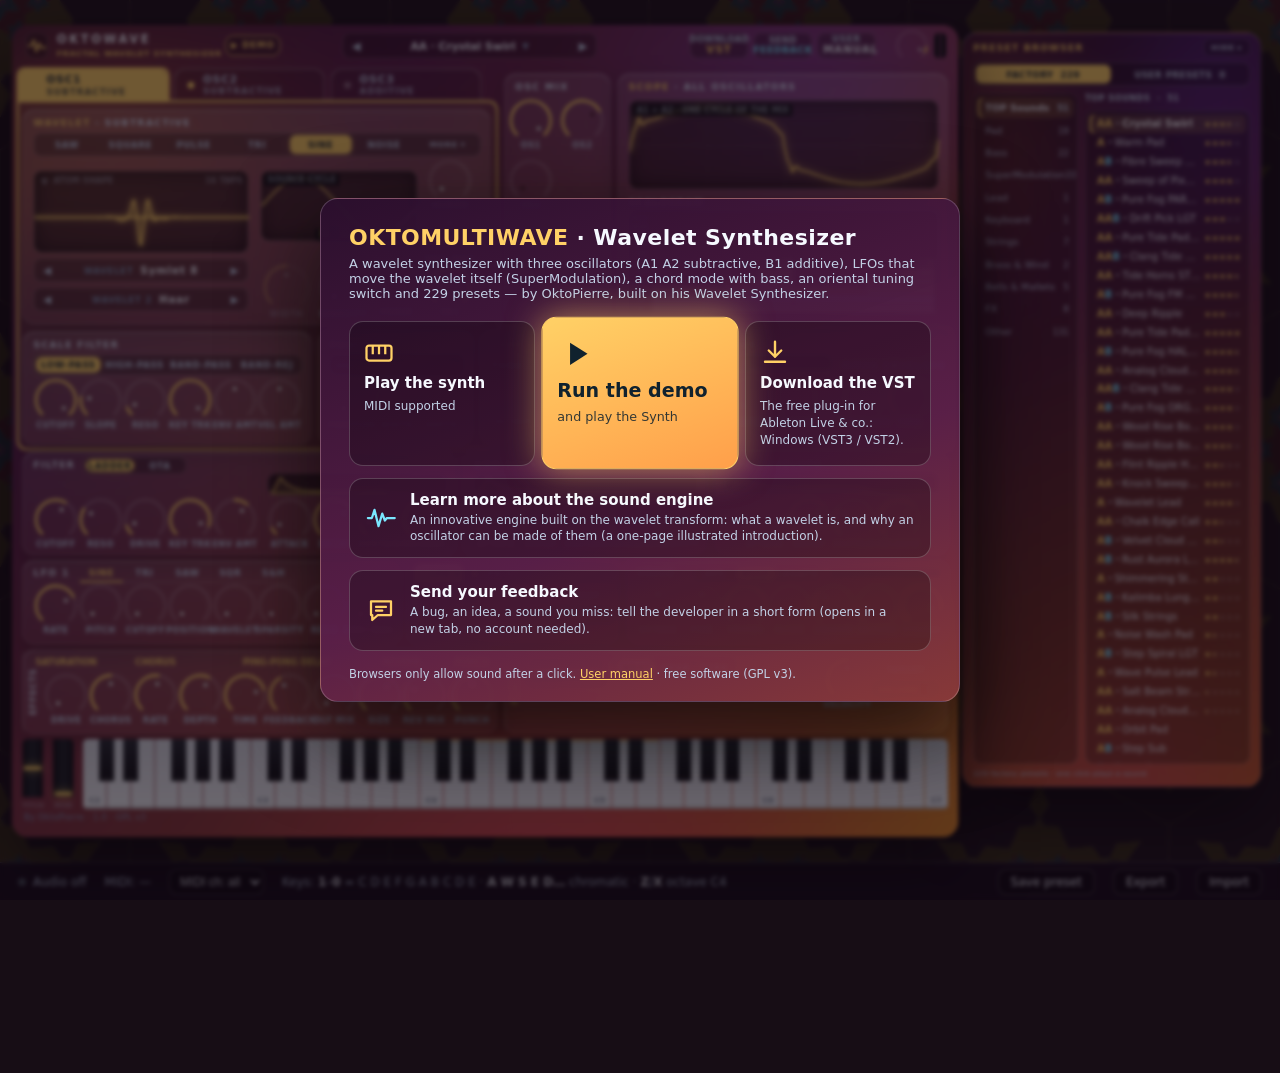
<file: index.html>
<!doctype html>
<!-- Copyright (C) 2026 Pierre Arnaud GUYOT (OktoPierre). SPDX-License-Identifier: GPL-3.0-or-later -->
<!-- Home page of the GitHub Pages site: opens the web app in web/. -->
<html lang="en">
<head>
<meta charset="utf-8">
<meta name="viewport" content="width=device-width, initial-scale=1">
<title>Okto MultiWave Synth · four-oscillator Wavelet Synthesizer</title>
<meta http-equiv="refresh" content="0; url=web/index.html">
<link rel="canonical" href="web/index.html">
<style>body { background: #0e1014; color: #c9d1d9; font: 15px system-ui, sans-serif; text-align: center; padding-top: 20vh; } a { color: #2fd4c6; }</style>
</head>
<body>
<p><a href="web/index.html">Open the Okto MultiWave Synth</a></p>
</body>
</html>
</file>
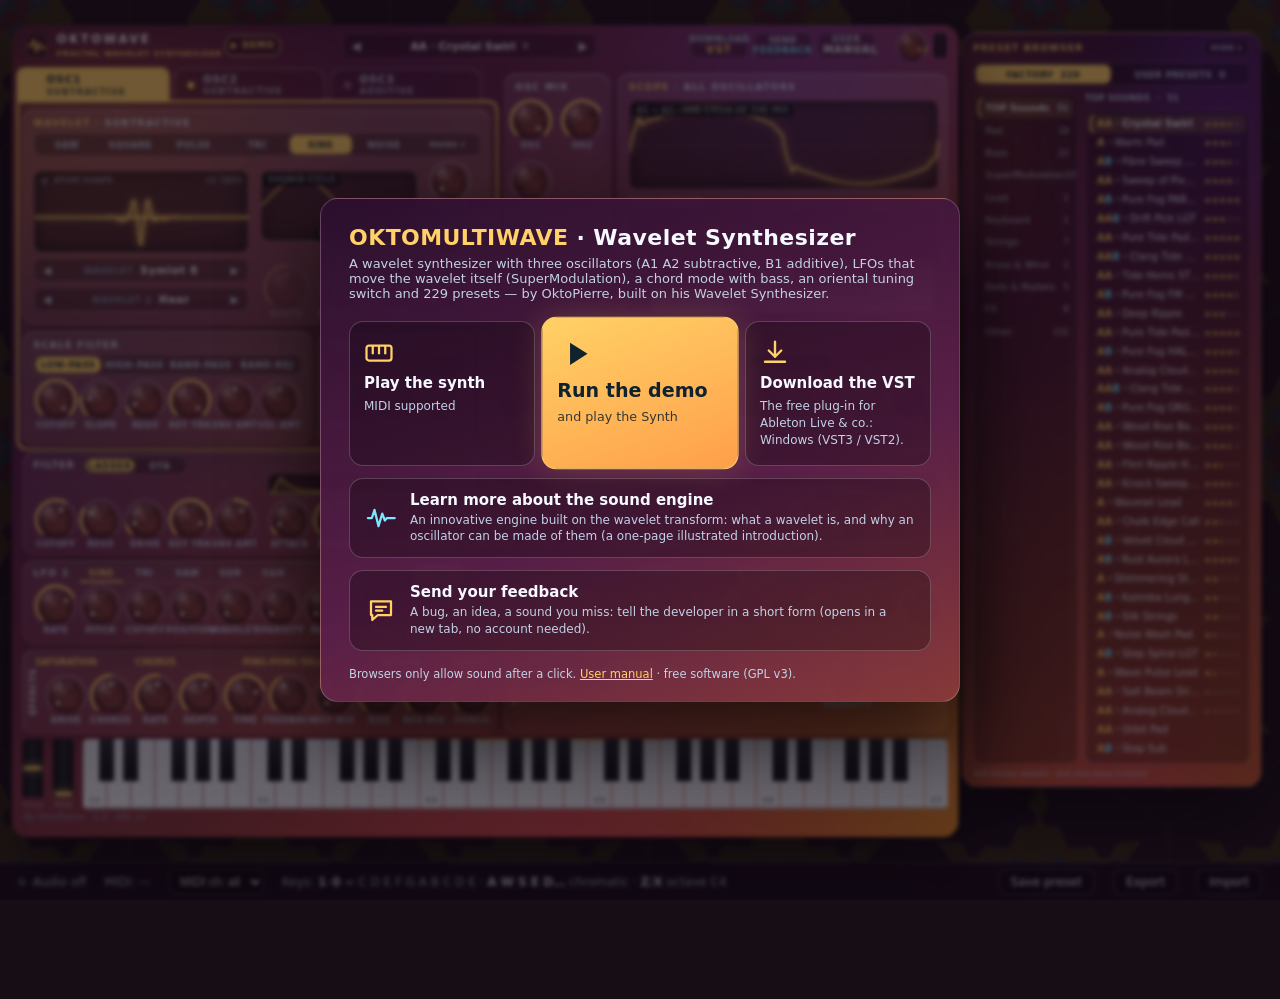
<file: web/index.html>
<!doctype html>
<!-- Copyright (C) 2026 Pierre Arnaud GUYOT (OktoPierre). SPDX-License-Identifier: GPL-3.0-or-later -->
<html lang="en">
<head>
<meta charset="utf-8">
<meta name="viewport" content="width=device-width, initial-scale=1">
<title>Okto MultiWave Synth</title>
<meta name="author" content="Pierre Arnaud GUYOT (OktoPierre)">
<!-- Okto MultiWave Synth — created by Pierre Arnaud GUYOT (OktoPierre); based on his Wavelet Synthesizer (beta 0.7). Release beta 0.2 (see RELEASE_HISTORY.md). -->
<link rel="icon" href="data:image/svg+xml,%3Csvg xmlns='http://www.w3.org/2000/svg' viewBox='0 0 32 32'%3E%3Crect width='32' height='32' rx='7' fill='%2316191f'/%3E%3Cpath d='M4 16h5l3-9 4 18 4-13 3 7h5' fill='none' stroke='%232fd4c6' stroke-width='2.6' stroke-linejoin='round' stroke-linecap='round'/%3E%3C/svg%3E">
<link rel="stylesheet" href="css/synth.css">
</head>
<body>
<div id="stage">
  <div id="device" class="mode-a" aria-label="Okto MultiWave Synth — a wavelet synthesizer with three oscillators"></div>
</div>

<div id="statusbar">
  <span id="st-audio" class="st-item"><i class="dot"></i><span>Audio off</span></span>
  <span id="st-midi" class="st-item">MIDI: —</span>
  <select id="midi-ch" class="st-sel" title="MIDI input channel (right-click a control on the panel for MIDI learn)"></select>
  <span class="st-item st-keys" title="Digits 1–9 0 (or numeric keypad) = C D E F G A B C D E · letter rows A W S E D F T G Y H U J K = chromatic · Z / X = octave down / up">Keys: <b>1</b>–<b>0</b> = C D E F G A B C D E · <b>A W S E D…</b> chromatic · <b>Z</b>/<b>X</b> octave <span id="st-oct">C4</span></span>
  <button id="btn-save" class="st-btn" title="Save the current sound as a user preset">Save preset</button>
  <button id="btn-export" class="st-btn" title="Download the current sound as a .json file">Export</button>
  <button id="btn-import" class="st-btn" title="Load a preset from a .json file">Import</button>
  <input id="file-import" type="file" accept=".json,application/json" hidden>
</div>

<!-- beta 0.6: the welcome window. Browsers allow sound only after a click: each choice is that click. It comes back with a
     message in place of the sub-title when another window takes the audio (app.js showOverlay). -->
<div id="start-overlay">
  <div class="welcome" role="dialog" aria-modal="true" aria-labelledby="w-title" aria-describedby="w-sub">
    <h1 id="w-title"><span>OKTOMULTIWAVE</span> · Wavelet Synthesizer</h1>
    <p id="w-sub" class="sub">A wavelet synthesizer with three oscillators (A1 A2 subtractive, B1 additive), LFOs that move the wavelet itself (SuperModulation), a chord mode with bass, an oriental tuning switch and 229 presets — by OktoPierre, built on his Wavelet Synthesizer.</p>
    <div class="choices">
      <button id="start-btn" class="choice">
        <svg viewBox="0 0 24 24" aria-hidden="true"><rect x="2" y="6" width="20" height="12" rx="2" fill="none" stroke="currentColor" stroke-width="1.8"/><path d="M7 6v7M12 6v7M17 6v7" stroke="currentColor" stroke-width="1.8"/></svg>
        <b>Play the synth</b><small>MIDI supported</small></button>
      <!-- version 1.0.14 (the owner: "mets Run the demo au milieu, pour le mettre bien en valeur"; then "Run the demo" with "and play the Synth" written smaller under it, no text on the piece: only the main information on this page) -->
      <button id="w-demo" class="choice main demo">
        <svg viewBox="0 0 24 24" aria-hidden="true"><path d="M8 5v14l11-7z" fill="currentColor"/></svg>
        <b>Run the demo</b><small>and play the Synth</small></button>
      <a id="w-vst" class="choice dl" href="https://github.com/PierreArnaudGUYOT/Free-Wavelet-Synthesizer-VST/releases/latest" target="_blank" rel="noopener">
        <svg viewBox="0 0 24 24" aria-hidden="true"><path d="M12 3v12m0 0l-5-5m5 5l5-5M4 19h16" fill="none" stroke="currentColor" stroke-width="1.9" stroke-linecap="round"/></svg>
        <b>Download the VST</b><small>The free plug-in for Ableton Live &amp; co.: Windows (VST3 / VST2).</small></a>
      <a id="w-learn" class="choice learn" href="manual/wavelets.html" target="_blank" rel="noopener">
        <svg viewBox="0 0 24 24" aria-hidden="true"><path d="M1.5 12h3.2l2.1-6.5 3.2 13 3-10 2.1 5.5 1.6-2h6.3" fill="none" stroke="currentColor" stroke-width="1.8" stroke-linecap="round" stroke-linejoin="round"/></svg>
        <span><b>Learn more about the sound engine</b><small>An innovative engine built on the wavelet transform: what a wavelet is, and why an oscillator can be made of them (a one-page illustrated introduction).</small></span></a>
      <a id="w-feedback" class="choice learn fb" href="https://docs.google.com/forms/d/e/1FAIpQLSdqkWNwanzcDDURcKepEK_U1P8b_HyR8B5_Gk48xtuQOYHqgQ/viewform" target="_blank" rel="noopener noreferrer">
        <svg viewBox="0 0 24 24" aria-hidden="true"><path d="M4 5h16v11H9.5L5 20v-4H4z" fill="none" stroke="currentColor" stroke-width="1.8" stroke-linejoin="round"/><path d="M8 9.5h8M8 12.5h5" fill="none" stroke="currentColor" stroke-width="1.8" stroke-linecap="round"/></svg>
        <span><b>Send your feedback</b><small>A bug, an idea, a sound you miss: tell the developer in a short form (opens in a new tab, no account needed).</small></span></a>
    </div>
    <p class="foot">Browsers only allow sound after a click. <a id="w-manual" href="manual/manual.html" target="_blank" rel="noopener">User manual</a> · free software (GPL v3).</p>
  </div>
</div>

<div id="manual-overlay" hidden>
  <div class="manual-frame">
    <div class="manual-bar">
      <span id="manual-title">Manual</span>
      <span class="st-spacer"></span>
      <a id="manual-newtab" href="#" target="_blank" rel="noopener">Open in new tab</a>
      <button id="manual-close" title="Close (Esc)">✕</button>
    </div>
    <iframe id="manual-iframe" title="User manual"></iframe>
  </div>
</div>

<script src="js/spec.js"></script>
<script src="js/core.js"></script>
<script src="js/worklet.js"></script>
<script src="js/wasm_engine.js"></script>
<script src="js/ui.js"></script>
<script src="js/demo_data.js"></script>
<script src="js/demo.js"></script>
<script src="js/app.js"></script>
</body>
</html>
</file>
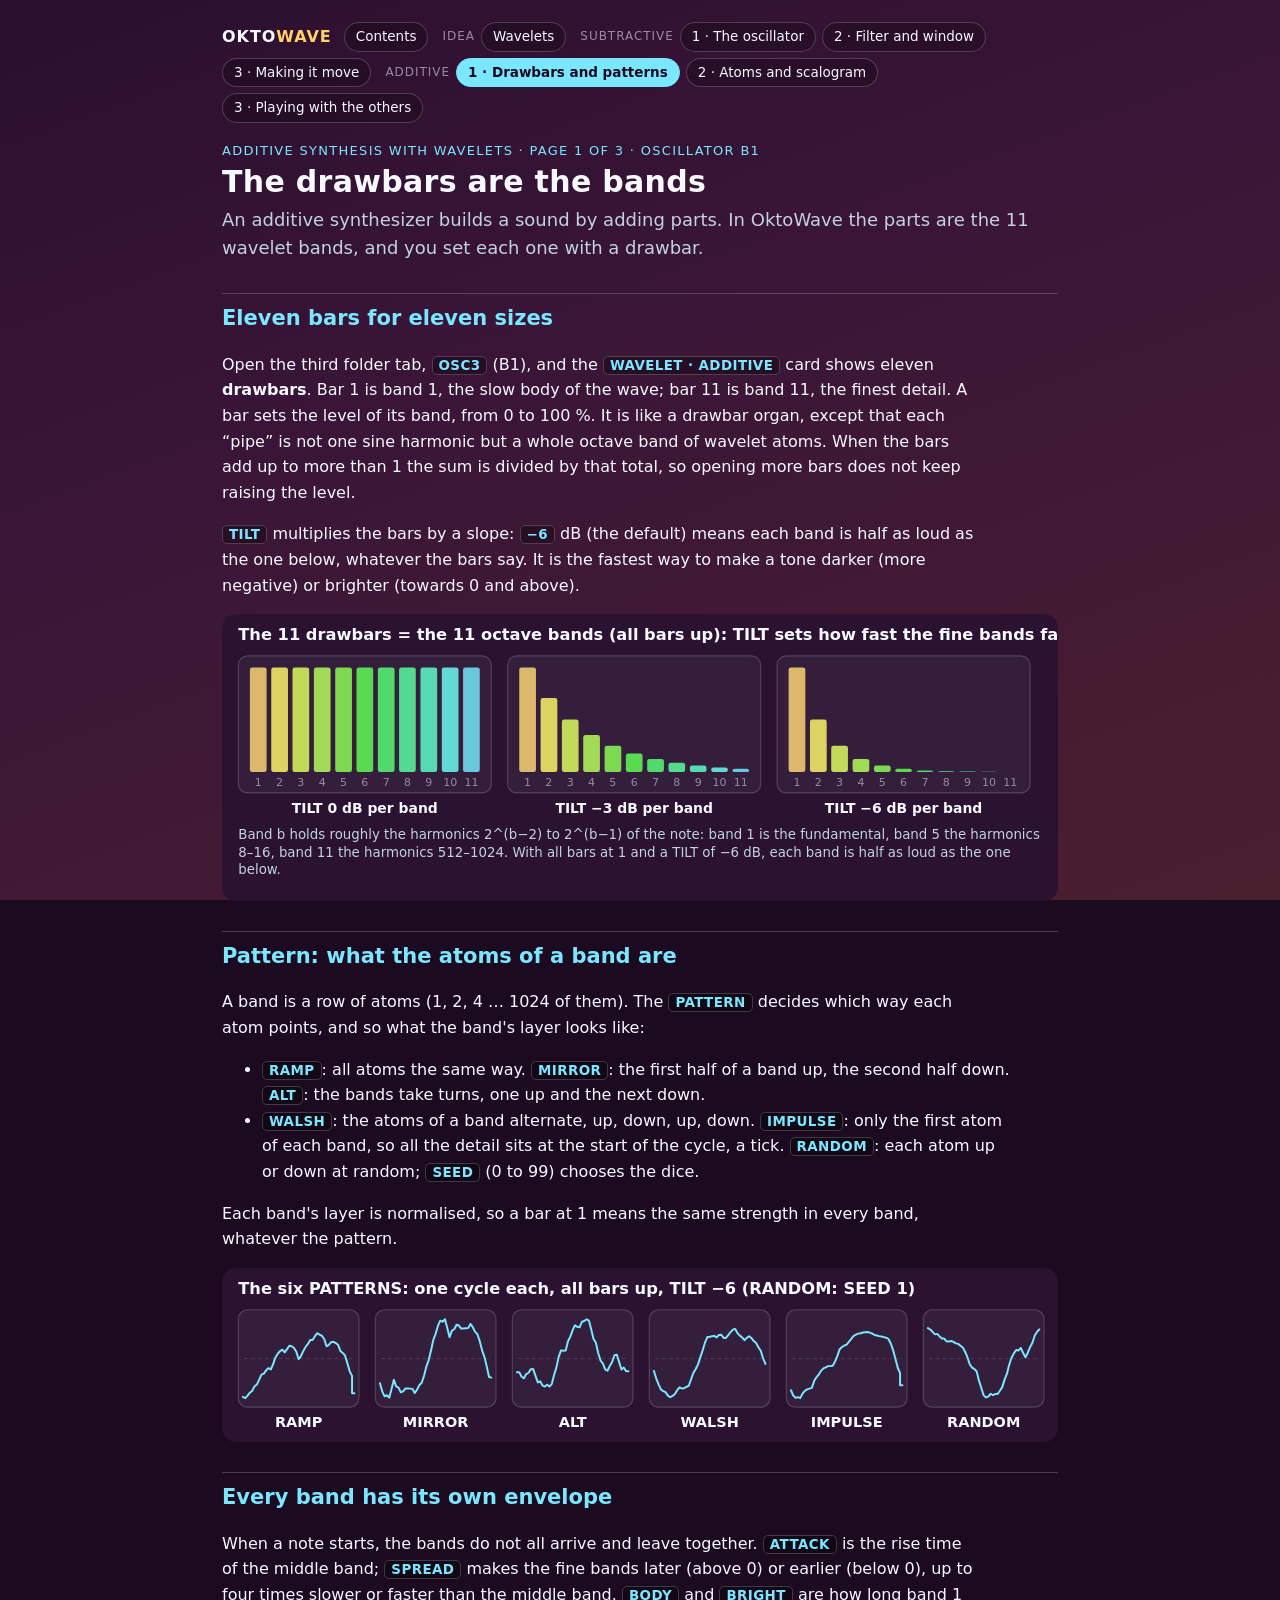
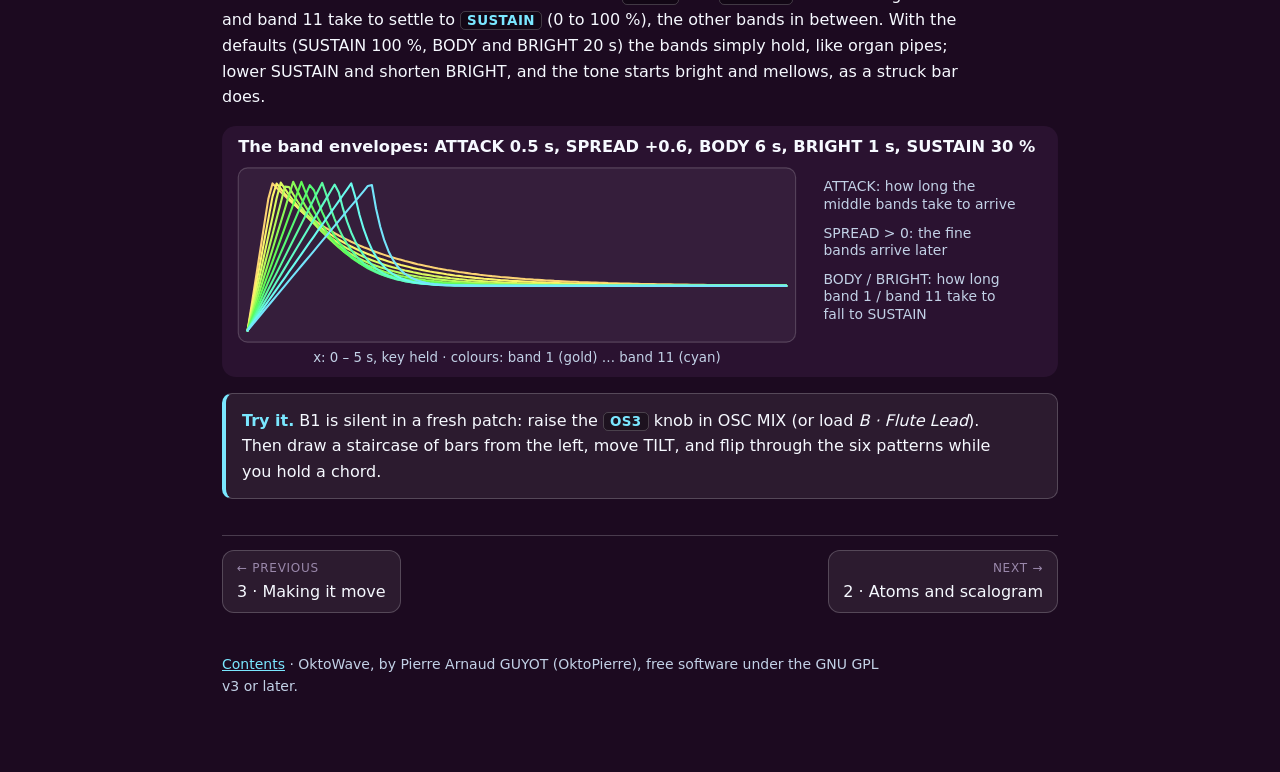
<file: web/manual/additive-1.html>
<!doctype html>
<!-- Copyright (C) 2026 Pierre Arnaud GUYOT (OktoPierre). SPDX-License-Identifier: GPL-3.0-or-later -->
<!-- Page 1 of 3 on additive synthesis with wavelets (oscillator B1): the drawbars, the patterns, the band envelopes. The pictures are made by tools/manual_figs.js. -->
<html lang="en">
<head>
<meta charset="utf-8">
<meta name="viewport" content="width=device-width, initial-scale=1">
<title>OktoWave manual — Additive 1: drawbars and patterns</title>
<meta name="description" content="The additive wavelet oscillator: eleven drawbars for the eleven wavelet bands, the six patterns, the tilt and the band envelopes.">
<link rel="stylesheet" href="manual.css">
<script src="manual.js" defer></script>
</head>
<body class="add">
<main>

<p class="kicker">Additive synthesis with wavelets · page 1 of 3 · oscillator B1</p>
<h1>The drawbars are the bands</h1>
<p class="lead">An additive synthesizer builds a sound by adding parts. In OktoWave the parts are the 11 wavelet bands, and you set each one with a drawbar.</p>

<h2>Eleven bars for eleven sizes</h2>
<p>Open the third folder tab, <span class="ctl">OSC3</span> (B1), and the <span class="ctl">WAVELET · ADDITIVE</span> card shows eleven <b>drawbars</b>. Bar 1 is band 1, the slow body of the wave; bar 11 is band 11, the finest detail. A bar sets the level of its band, from 0 to 100 %. It is like a drawbar organ, except that each “pipe” is not one sine harmonic but a whole octave band of wavelet atoms. When the bars add up to more than 1 the sum is divided by that total, so opening more bars does not keep raising the level.</p>
<p><span class="ctl">TILT</span> multiplies the bars by a slope: <span class="ctl">−6</span> dB (the default) means each band is half as loud as the one below, whatever the bars say. It is the fastest way to make a tone darker (more negative) or brighter (towards 0 and above).</p>
<figure><img src="img/add-drawbars.svg" alt="Eleven bars at three different tilts: flat, minus three and minus six decibels per band"></figure>

<h2>Pattern: what the atoms of a band are</h2>
<p>A band is a row of atoms (1, 2, 4 … 1024 of them). The <span class="ctl">PATTERN</span> decides which way each atom points, and so what the band's layer looks like:</p>
<ul>
  <li><span class="ctl">RAMP</span>: all atoms the same way. <span class="ctl">MIRROR</span>: the first half of a band up, the second half down. <span class="ctl">ALT</span>: the bands take turns, one up and the next down.</li>
  <li><span class="ctl">WALSH</span>: the atoms of a band alternate, up, down, up, down. <span class="ctl">IMPULSE</span>: only the first atom of each band, so all the detail sits at the start of the cycle, a tick. <span class="ctl">RANDOM</span>: each atom up or down at random; <span class="ctl">SEED</span> (0 to 99) chooses the dice.</li>
</ul>
<p>Each band's layer is normalised, so a bar at 1 means the same strength in every band, whatever the pattern.</p>
<figure><img src="img/add-patterns.svg" alt="One cycle of the additive oscillator for each of the six patterns"></figure>

<h2>Every band has its own envelope</h2>
<p>When a note starts, the bands do not all arrive and leave together. <span class="ctl">ATTACK</span> is the rise time of the middle band; <span class="ctl">SPREAD</span> makes the fine bands later (above 0) or earlier (below 0), up to four times slower or faster than the middle band. <span class="ctl">BODY</span> and <span class="ctl">BRIGHT</span> are how long band 1 and band 11 take to settle to <span class="ctl">SUSTAIN</span> (0 to 100 %), the other bands in between. With the defaults (SUSTAIN 100 %, BODY and BRIGHT 20 s) the bands simply hold, like organ pipes; lower SUSTAIN and shorten BRIGHT, and the tone starts bright and mellows, as a struck bar does.</p>
<figure><img src="img/add-envelope.svg" alt="Eleven band envelopes rising and falling at different speeds"></figure>

<div class="try"><p><b>Try it.</b> B1 is silent in a fresh patch: raise the <span class="ctl">OS3</span> knob in OSC MIX (or load <i>B · Flute Lead</i>). Then draw a staircase of bars from the left, move TILT, and flip through the six patterns while you hold a chord.</p></div>

<footer><p><a href="manual.html">Contents</a> · OktoWave, by Pierre Arnaud GUYOT (OktoPierre), free software under the GNU GPL v3 or later.</p></footer>
</main>
</body>
</html>
</file>
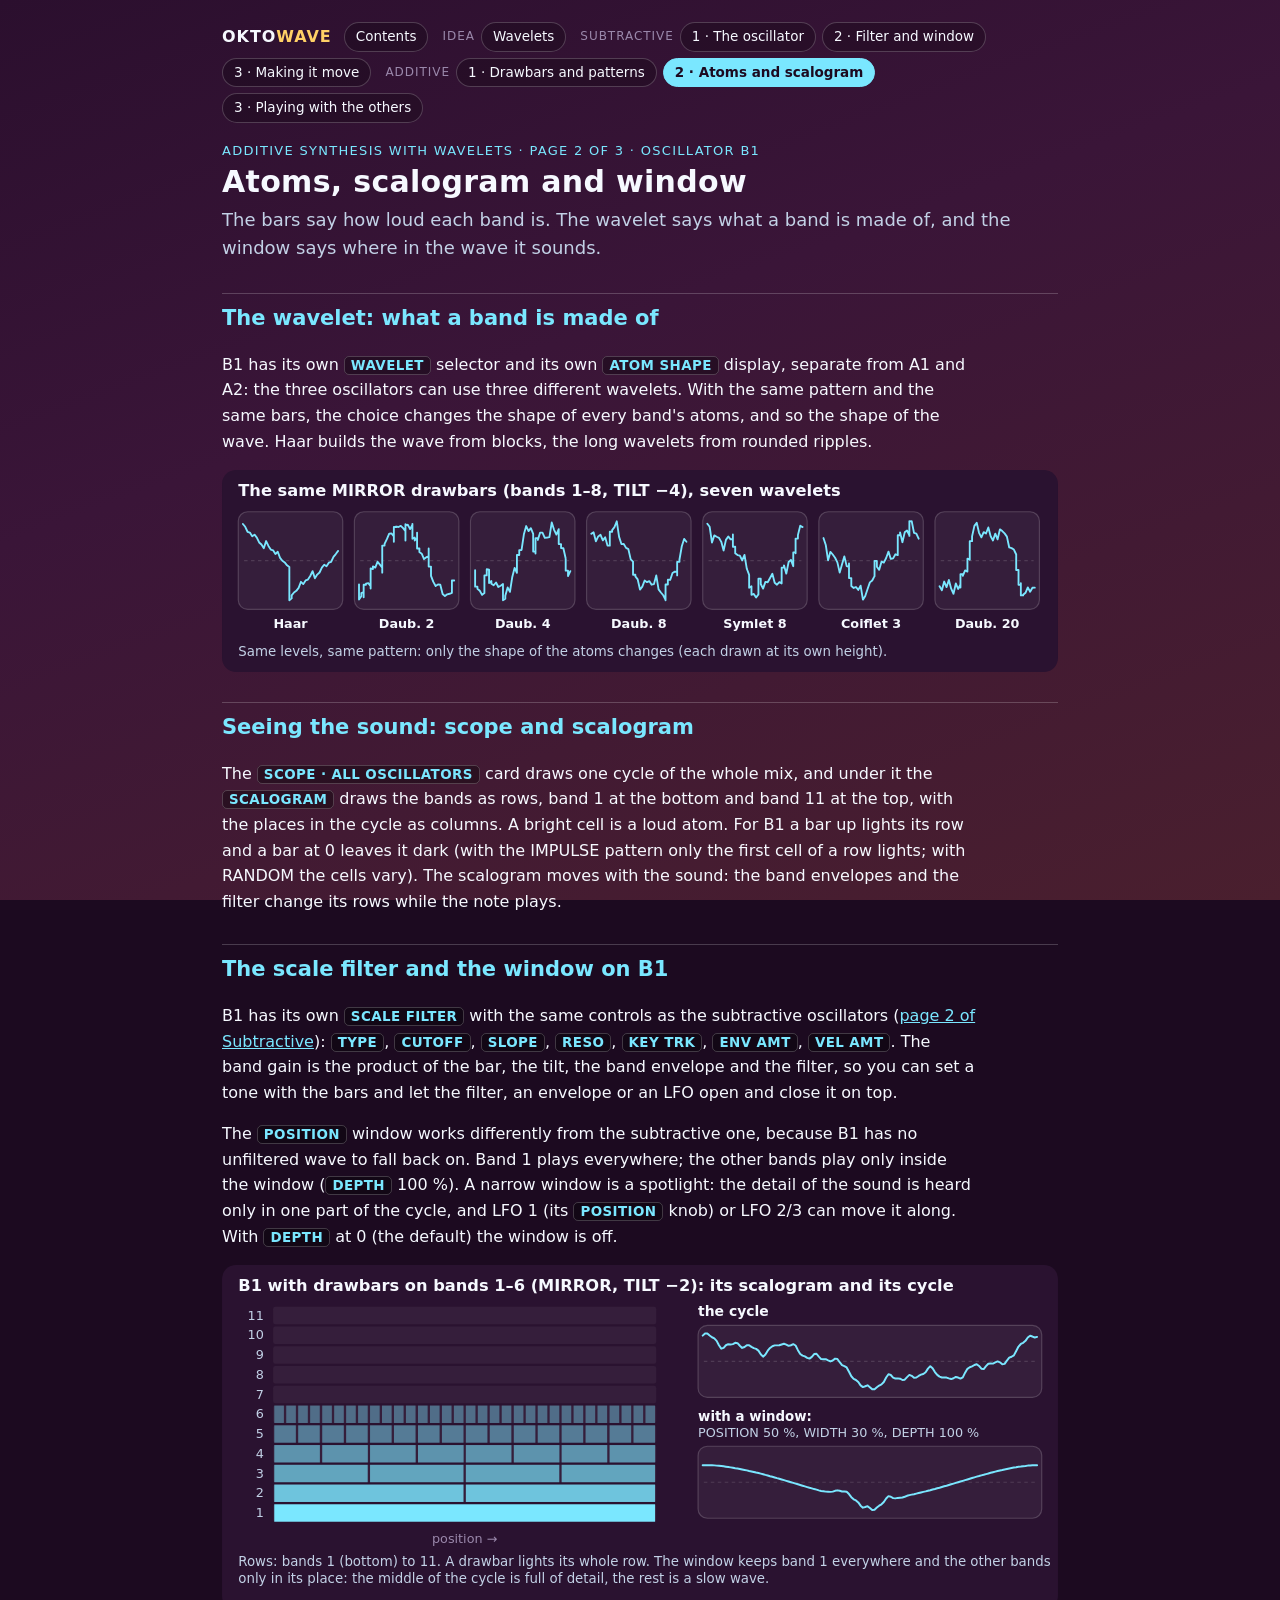
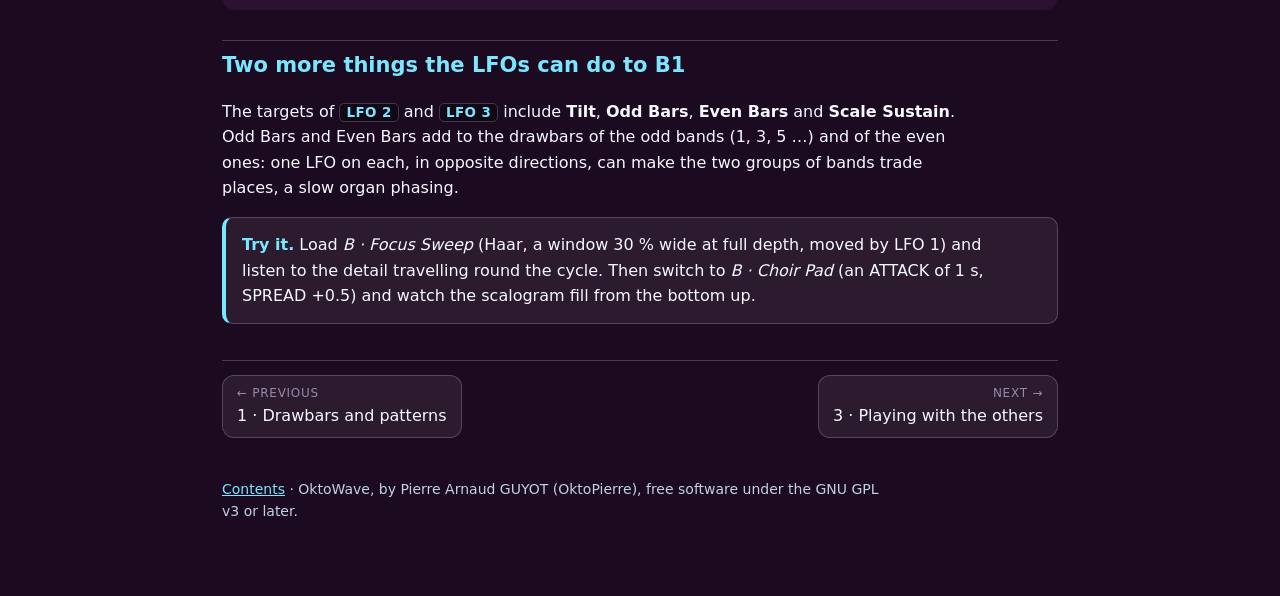
<file: web/manual/additive-2.html>
<!doctype html>
<!-- Copyright (C) 2026 Pierre Arnaud GUYOT (OktoPierre). SPDX-License-Identifier: GPL-3.0-or-later -->
<!-- Page 2 of 3 on additive synthesis with wavelets (oscillator B1): the wavelet choice, the scalogram, the scale filter and the window on B1. The pictures are made by tools/manual_figs.js. -->
<html lang="en">
<head>
<meta charset="utf-8">
<meta name="viewport" content="width=device-width, initial-scale=1">
<title>OktoWave manual — Additive 2: atoms and scalogram</title>
<meta name="description" content="What a band of the additive oscillator is made of: the wavelet, the scope and scalogram, the scale filter and the position window applied to B1.">
<link rel="stylesheet" href="manual.css">
<script src="manual.js" defer></script>
</head>
<body class="add">
<main>

<p class="kicker">Additive synthesis with wavelets · page 2 of 3 · oscillator B1</p>
<h1>Atoms, scalogram and window</h1>
<p class="lead">The bars say how loud each band is. The wavelet says what a band is made of, and the window says where in the wave it sounds.</p>

<h2>The wavelet: what a band is made of</h2>
<p>B1 has its own <span class="ctl">WAVELET</span> selector and its own <span class="ctl">ATOM SHAPE</span> display, separate from A1 and A2: the three oscillators can use three different wavelets. With the same pattern and the same bars, the choice changes the shape of every band's atoms, and so the shape of the wave. Haar builds the wave from blocks, the long wavelets from rounded ripples.</p>
<figure><img src="img/add-wavelets.svg" alt="The same mirror drawbars rebuilt with each of the seven wavelets: seven different wave shapes"></figure>

<h2>Seeing the sound: scope and scalogram</h2>
<p>The <span class="ctl">SCOPE · ALL OSCILLATORS</span> card draws one cycle of the whole mix, and under it the <span class="ctl">SCALOGRAM</span> draws the bands as rows, band 1 at the bottom and band 11 at the top, with the places in the cycle as columns. A bright cell is a loud atom. For B1 a bar up lights its row and a bar at 0 leaves it dark (with the IMPULSE pattern only the first cell of a row lights; with RANDOM the cells vary). The scalogram moves with the sound: the band envelopes and the filter change its rows while the note plays.</p>

<h2>The scale filter and the window on B1</h2>
<p>B1 has its own <span class="ctl">SCALE FILTER</span> with the same controls as the subtractive oscillators (<a href="subtractive-2.html">page 2 of Subtractive</a>): <span class="ctl">TYPE</span>, <span class="ctl">CUTOFF</span>, <span class="ctl">SLOPE</span>, <span class="ctl">RESO</span>, <span class="ctl">KEY TRK</span>, <span class="ctl">ENV AMT</span>, <span class="ctl">VEL AMT</span>. The band gain is the product of the bar, the tilt, the band envelope and the filter, so you can set a tone with the bars and let the filter, an envelope or an LFO open and close it on top.</p>
<p>The <span class="ctl">POSITION</span> window works differently from the subtractive one, because B1 has no unfiltered wave to fall back on. Band 1 plays everywhere; the other bands play only inside the window (<span class="ctl">DEPTH</span> 100 %). A narrow window is a spotlight: the detail of the sound is heard only in one part of the cycle, and LFO 1 (its <span class="ctl">POSITION</span> knob) or LFO 2/3 can move it along. With <span class="ctl">DEPTH</span> at 0 (the default) the window is off.</p>
<figure><img src="img/add-scalogram.svg" alt="The scalogram of an additive sound with six lit rows, and its cycle with and without the position window"></figure>

<h2>Two more things the LFOs can do to B1</h2>
<p>The targets of <span class="ctl">LFO 2</span> and <span class="ctl">LFO 3</span> include <b>Tilt</b>, <b>Odd Bars</b>, <b>Even Bars</b> and <b>Scale Sustain</b>. Odd Bars and Even Bars add to the drawbars of the odd bands (1, 3, 5 …) and of the even ones: one LFO on each, in opposite directions, can make the two groups of bands trade places, a slow organ phasing.</p>

<div class="try"><p><b>Try it.</b> Load <i>B · Focus Sweep</i> (Haar, a window 30 % wide at full depth, moved by LFO 1) and listen to the detail travelling round the cycle. Then switch to <i>B · Choir Pad</i> (an ATTACK of 1 s, SPREAD +0.5) and watch the scalogram fill from the bottom up.</p></div>

<footer><p><a href="manual.html">Contents</a> · OktoWave, by Pierre Arnaud GUYOT (OktoPierre), free software under the GNU GPL v3 or later.</p></footer>
</main>
</body>
</html>
</file>
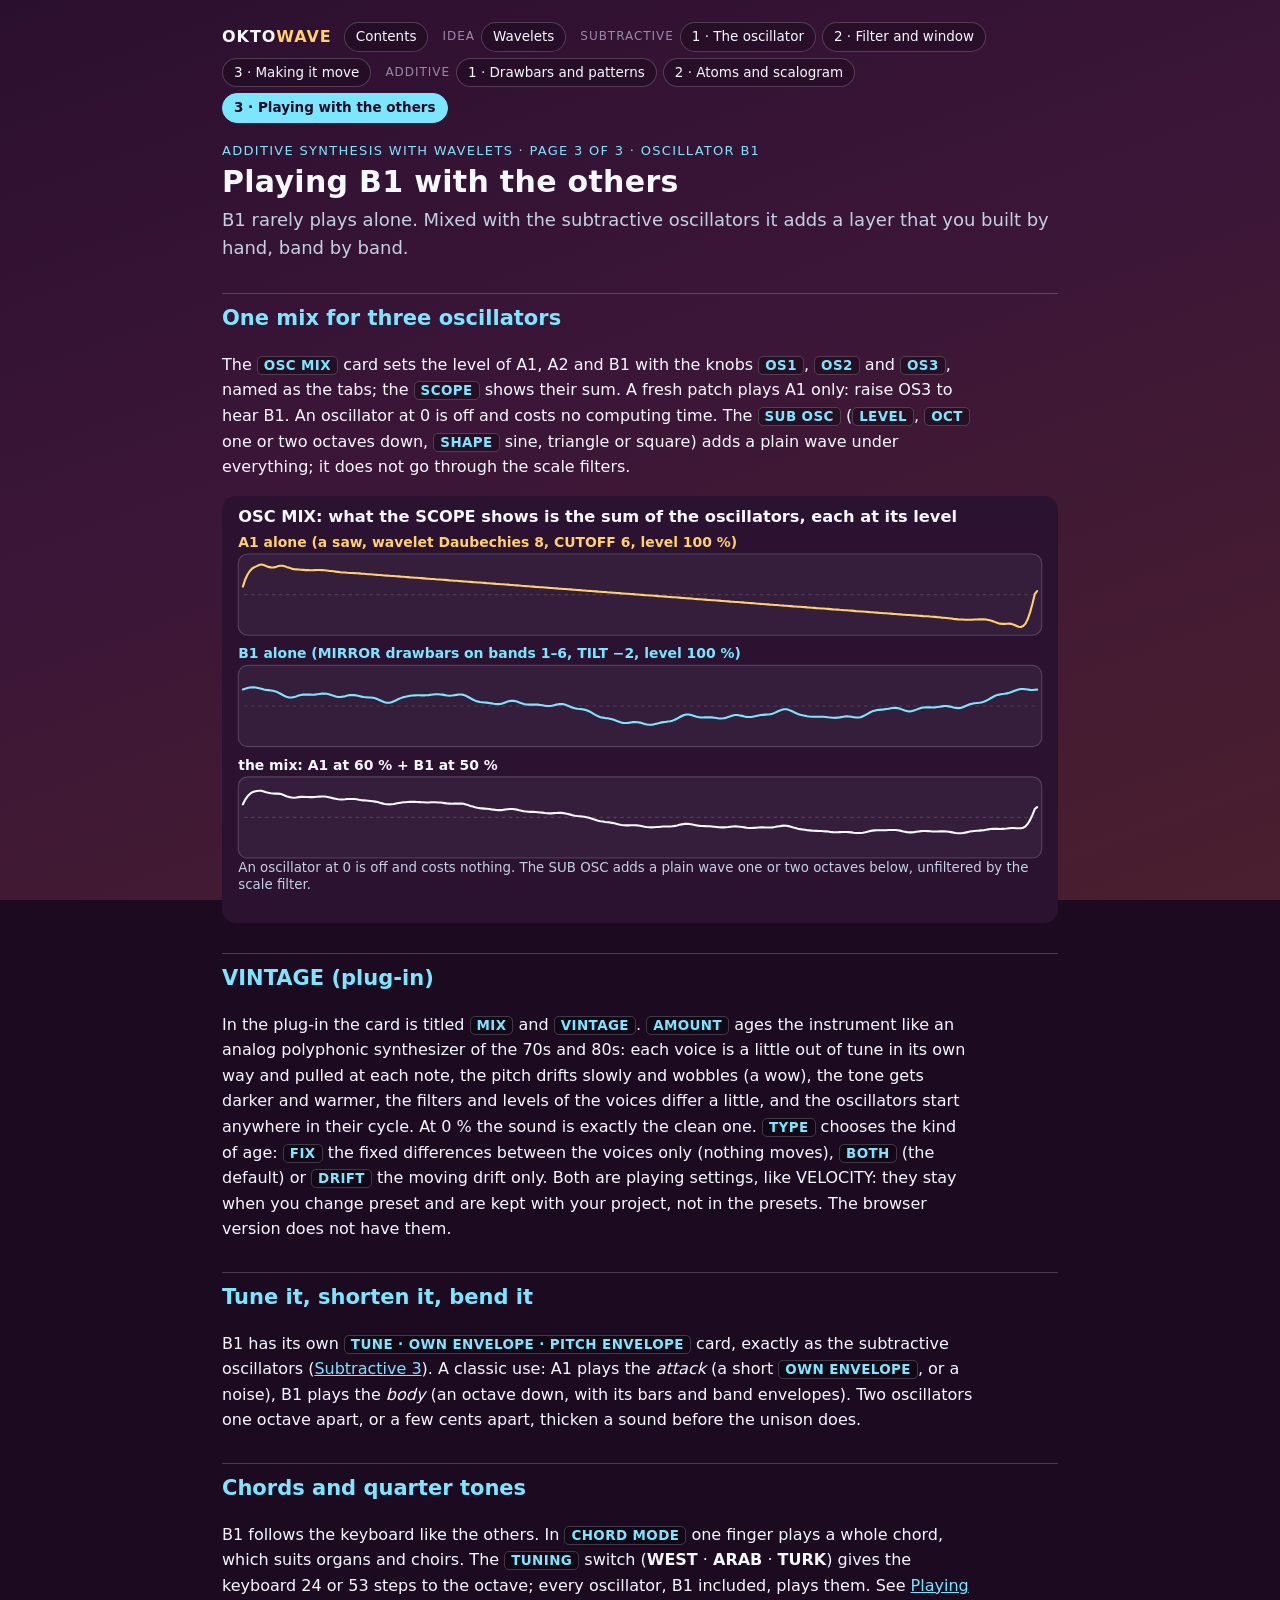
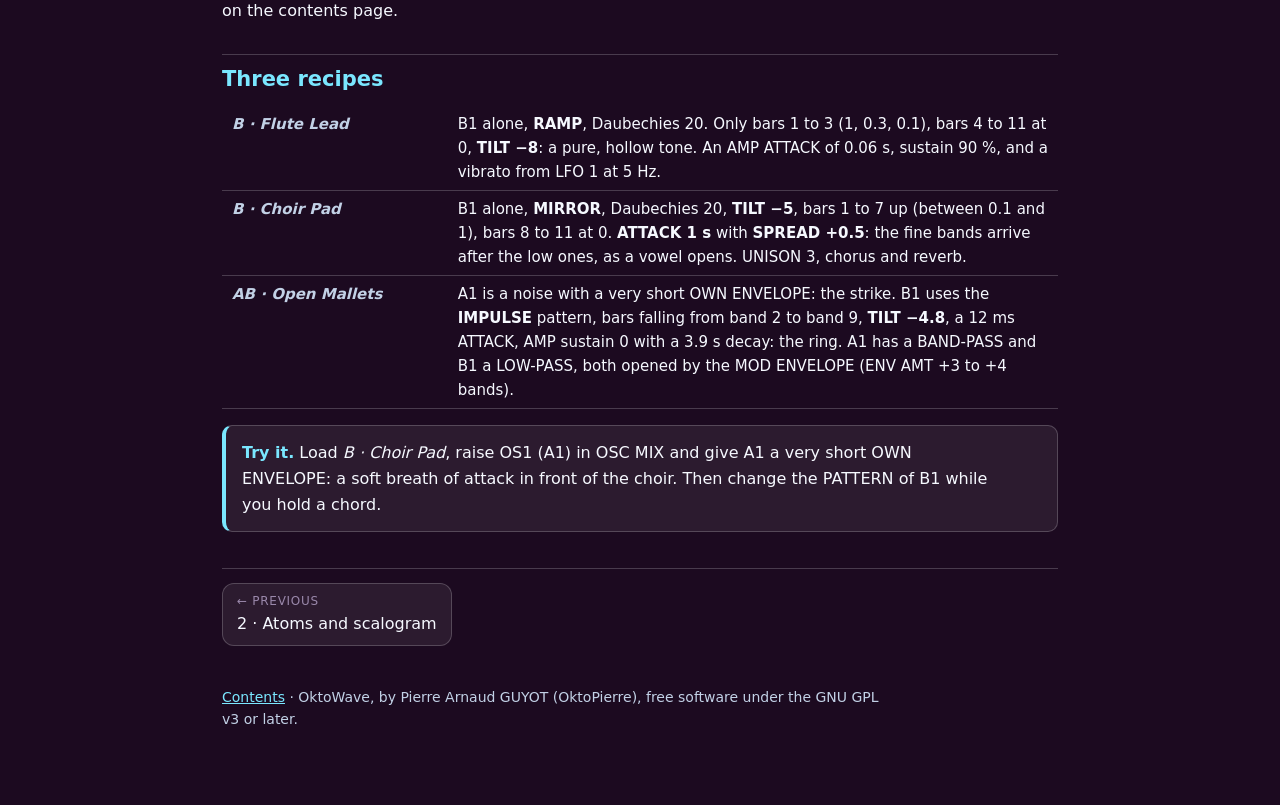
<file: web/manual/additive-3.html>
<!doctype html>
<!-- Copyright (C) 2026 Pierre Arnaud GUYOT (OktoPierre). SPDX-License-Identifier: GPL-3.0-or-later -->
<!-- Page 3 of 3 on additive synthesis with wavelets (oscillator B1): playing it with the other oscillators, the chord keyboard, three recipes. The pictures are made by tools/manual_figs.js. -->
<html lang="en">
<head>
<meta charset="utf-8">
<meta name="viewport" content="width=device-width, initial-scale=1">
<title>OktoWave manual — Additive 3: playing with the others</title>
<meta name="description" content="Mixing the additive oscillator with the subtractive ones, tuning it, playing it with the chord keyboard and the oriental tunings, with three recipes.">
<link rel="stylesheet" href="manual.css">
<script src="manual.js" defer></script>
</head>
<body class="add">
<main>

<p class="kicker">Additive synthesis with wavelets · page 3 of 3 · oscillator B1</p>
<h1>Playing B1 with the others</h1>
<p class="lead">B1 rarely plays alone. Mixed with the subtractive oscillators it adds a layer that you built by hand, band by band.</p>

<h2>One mix for three oscillators</h2>
<p>The <span class="ctl">OSC MIX</span> card sets the level of A1, A2 and B1 with the knobs <span class="ctl">OS1</span>, <span class="ctl">OS2</span> and <span class="ctl">OS3</span>, named as the tabs; the <span class="ctl">SCOPE</span> shows their sum. A fresh patch plays A1 only: raise OS3 to hear B1. An oscillator at 0 is off and costs no computing time. The <span class="ctl">SUB OSC</span> (<span class="ctl">LEVEL</span>, <span class="ctl">OCT</span> one or two octaves down, <span class="ctl">SHAPE</span> sine, triangle or square) adds a plain wave under everything; it does not go through the scale filters.</p>
<figure><img src="img/add-mix.svg" alt="The cycle of A1 alone, B1 alone and their mix, as the scope shows them"></figure>

<h2>VINTAGE (plug-in)</h2>
<p>In the plug-in the card is titled <span class="ctl">MIX</span> and <span class="ctl">VINTAGE</span>. <span class="ctl">AMOUNT</span> ages the instrument like an analog polyphonic synthesizer of the 70s and 80s: each voice is a little out of tune in its own way and pulled at each note, the pitch drifts slowly and wobbles (a wow), the tone gets darker and warmer, the filters and levels of the voices differ a little, and the oscillators start anywhere in their cycle. At 0 % the sound is exactly the clean one. <span class="ctl">TYPE</span> chooses the kind of age: <span class="ctl">FIX</span> the fixed differences between the voices only (nothing moves), <span class="ctl">BOTH</span> (the default) or <span class="ctl">DRIFT</span> the moving drift only. Both are playing settings, like VELOCITY: they stay when you change preset and are kept with your project, not in the presets. The browser version does not have them.</p>

<h2>Tune it, shorten it, bend it</h2>
<p>B1 has its own <span class="ctl">TUNE · OWN ENVELOPE · PITCH ENVELOPE</span> card, exactly as the subtractive oscillators (<a href="subtractive-3.html">Subtractive 3</a>). A classic use: A1 plays the <em>attack</em> (a short <span class="ctl">OWN ENVELOPE</span>, or a noise), B1 plays the <em>body</em> (an octave down, with its bars and band envelopes). Two oscillators one octave apart, or a few cents apart, thicken a sound before the unison does.</p>

<h2>Chords and quarter tones</h2>
<p>B1 follows the keyboard like the others. In <span class="ctl">CHORD MODE</span> one finger plays a whole chord, which suits organs and choirs. The <span class="ctl">TUNING</span> switch (<b>WEST</b> · <b>ARAB</b> · <b>TURK</b>) gives the keyboard 24 or 53 steps to the octave; every oscillator, B1 included, plays them. See <a href="manual.html#play">Playing</a> on the contents page.</p>

<h2>Three recipes</h2>
<table>
  <tr><th><i>B · Flute Lead</i></th><td>B1 alone, <b>RAMP</b>, Daubechies 20. Only bars 1 to 3 (1, 0.3, 0.1), bars 4 to 11 at 0, <b>TILT −8</b>: a pure, hollow tone. An AMP ATTACK of 0.06 s, sustain 90 %, and a vibrato from LFO 1 at 5 Hz.</td></tr>
  <tr><th><i>B · Choir Pad</i></th><td>B1 alone, <b>MIRROR</b>, Daubechies 20, <b>TILT −5</b>, bars 1 to 7 up (between 0.1 and 1), bars 8 to 11 at 0. <b>ATTACK 1 s</b> with <b>SPREAD +0.5</b>: the fine bands arrive after the low ones, as a vowel opens. UNISON 3, chorus and reverb.</td></tr>
  <tr><th><i>AB · Open Mallets</i></th><td>A1 is a noise with a very short OWN ENVELOPE: the strike. B1 uses the <b>IMPULSE</b> pattern, bars falling from band 2 to band 9, <b>TILT −4.8</b>, a 12 ms ATTACK, AMP sustain 0 with a 3.9 s decay: the ring. A1 has a BAND-PASS and B1 a LOW-PASS, both opened by the MOD ENVELOPE (ENV AMT +3 to +4 bands).</td></tr>
</table>

<div class="try"><p><b>Try it.</b> Load <i>B · Choir Pad</i>, raise OS1 (A1) in OSC MIX and give A1 a very short OWN ENVELOPE: a soft breath of attack in front of the choir. Then change the PATTERN of B1 while you hold a chord.</p></div>

<footer><p><a href="manual.html">Contents</a> · OktoWave, by Pierre Arnaud GUYOT (OktoPierre), free software under the GNU GPL v3 or later.</p></footer>
</main>
</body>
</html>
</file>
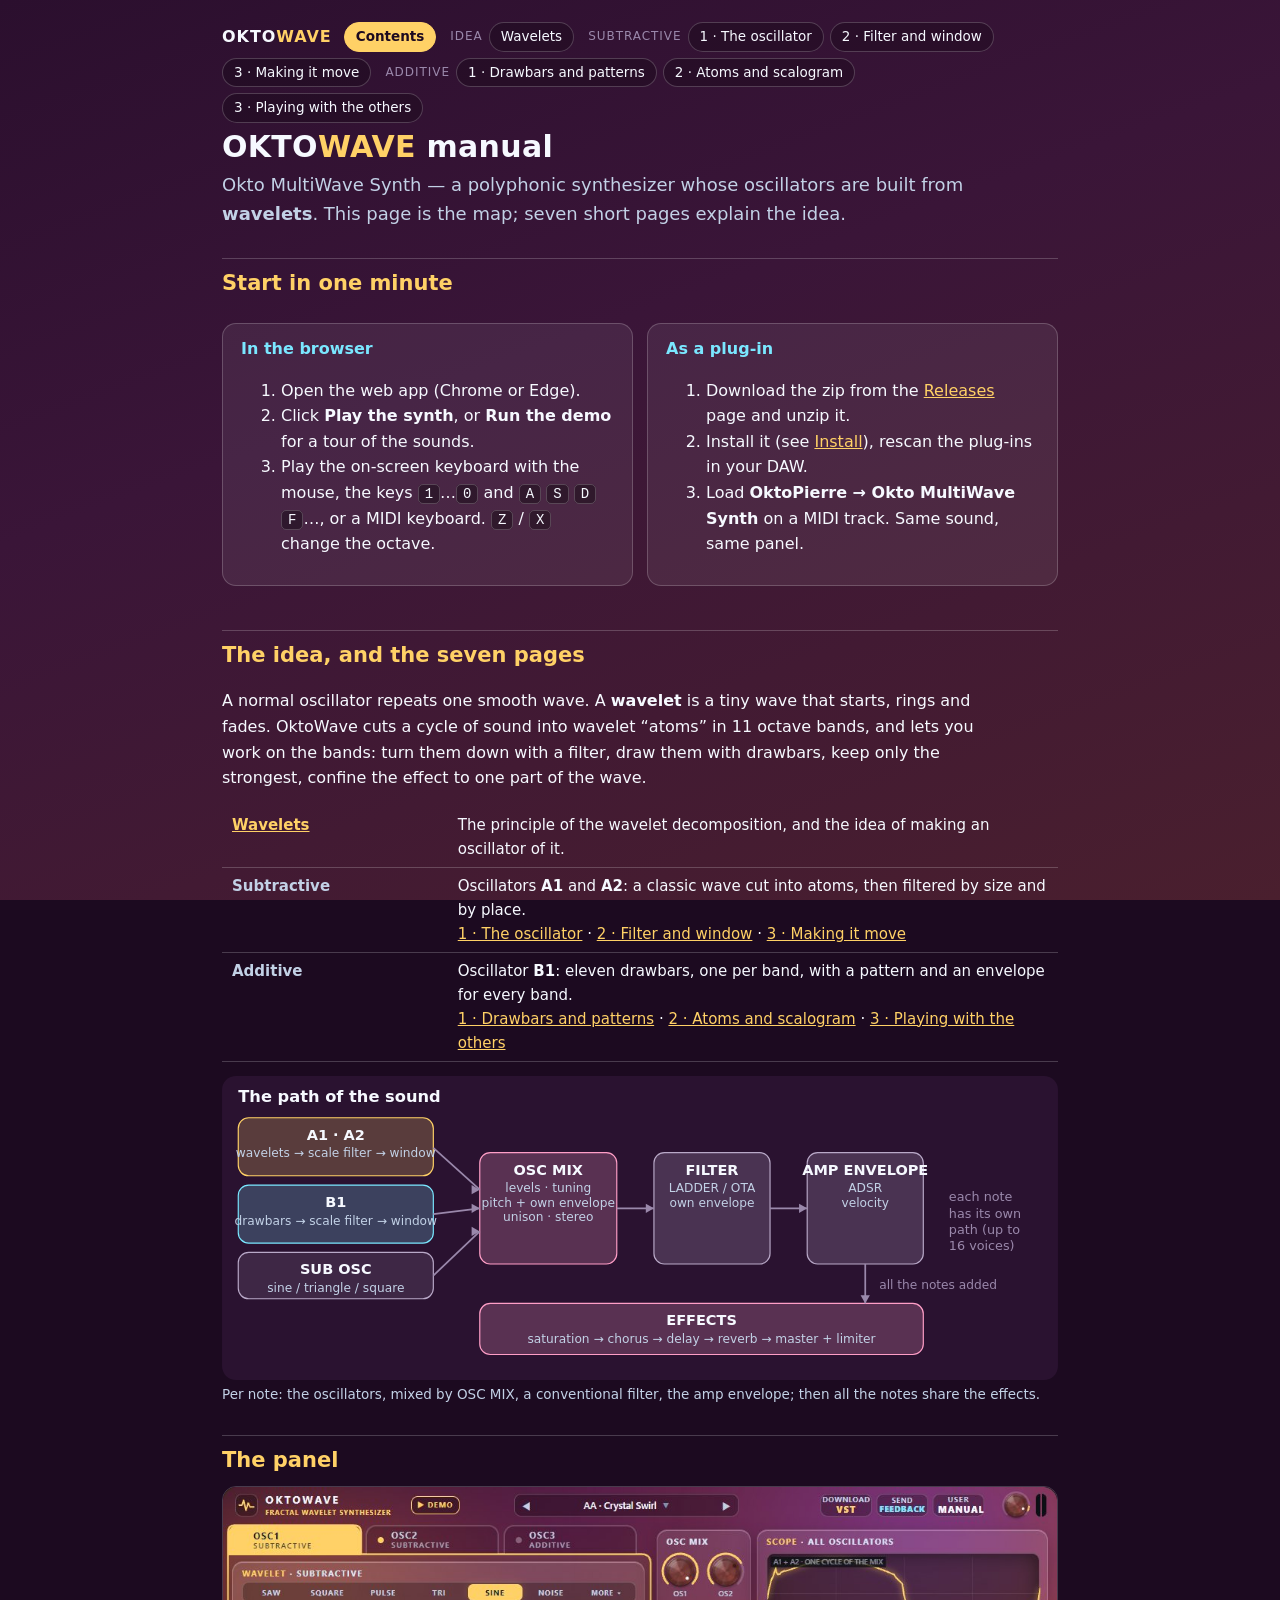
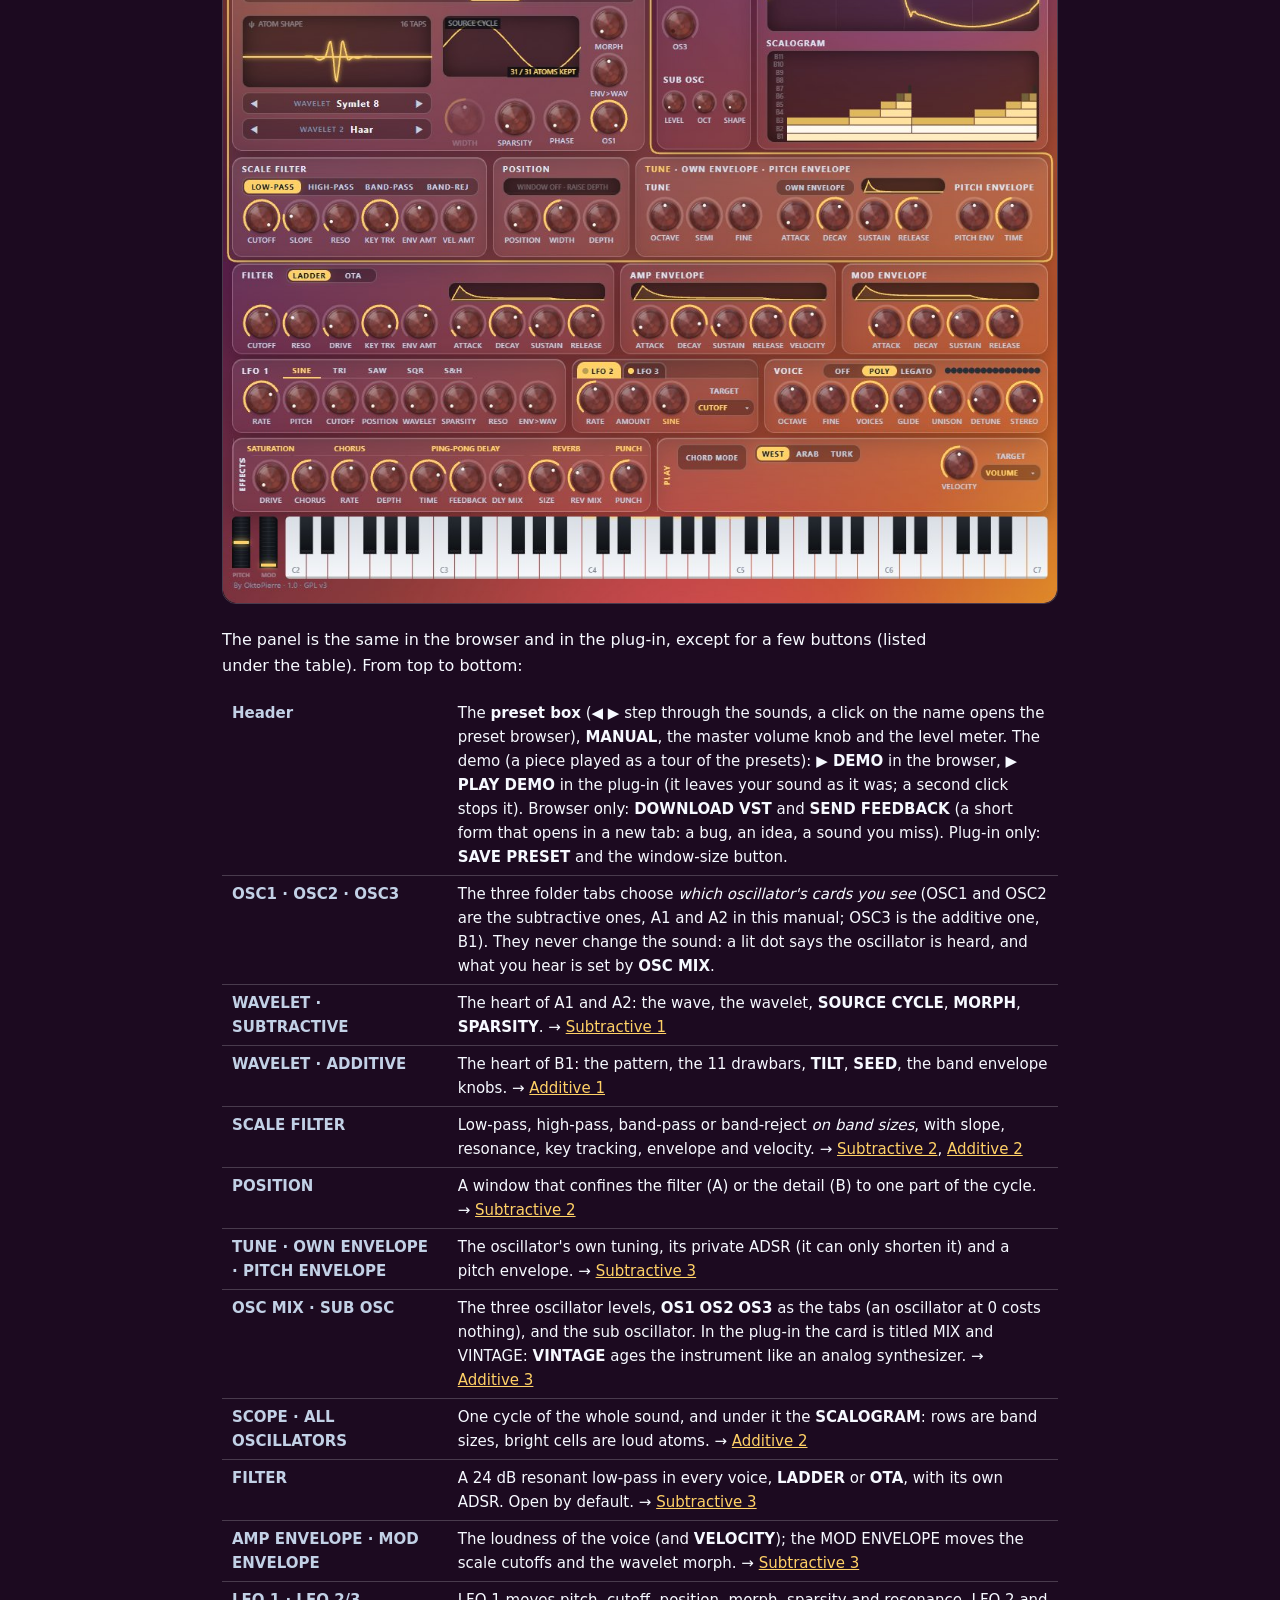
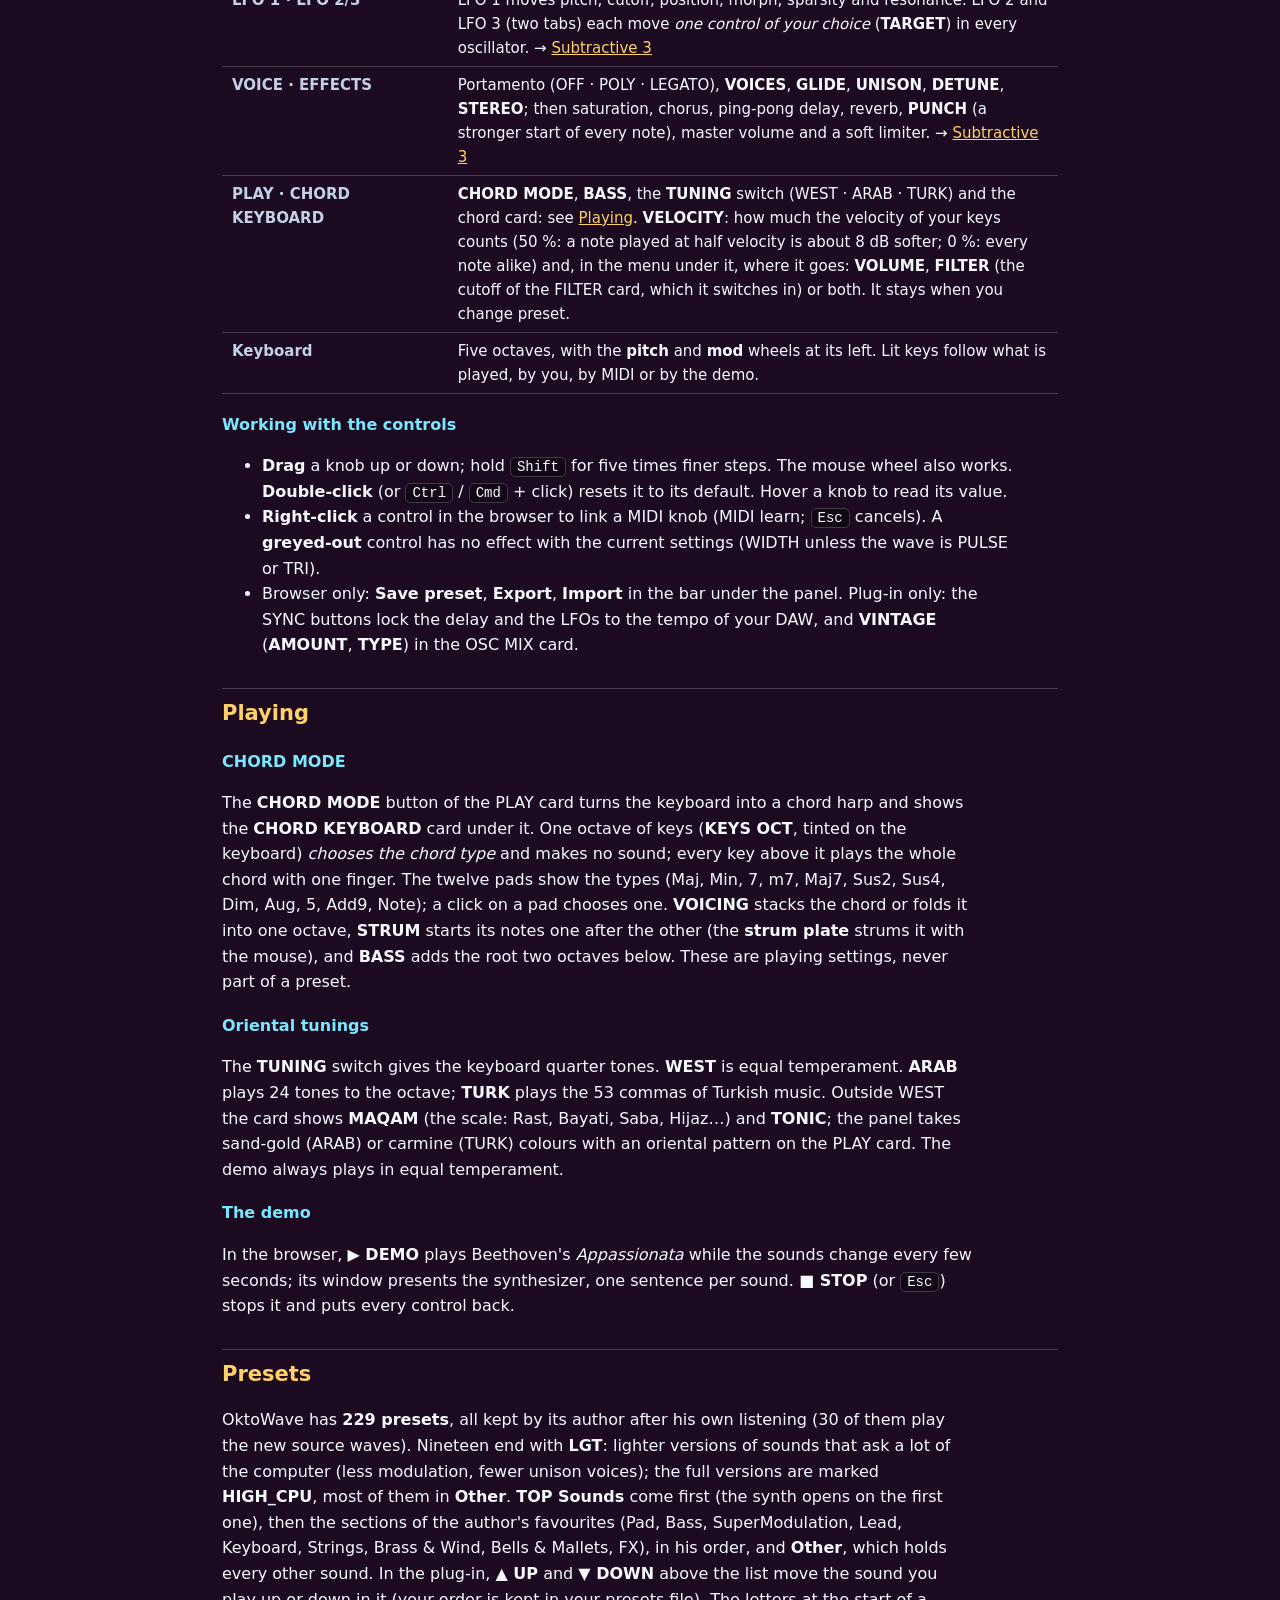
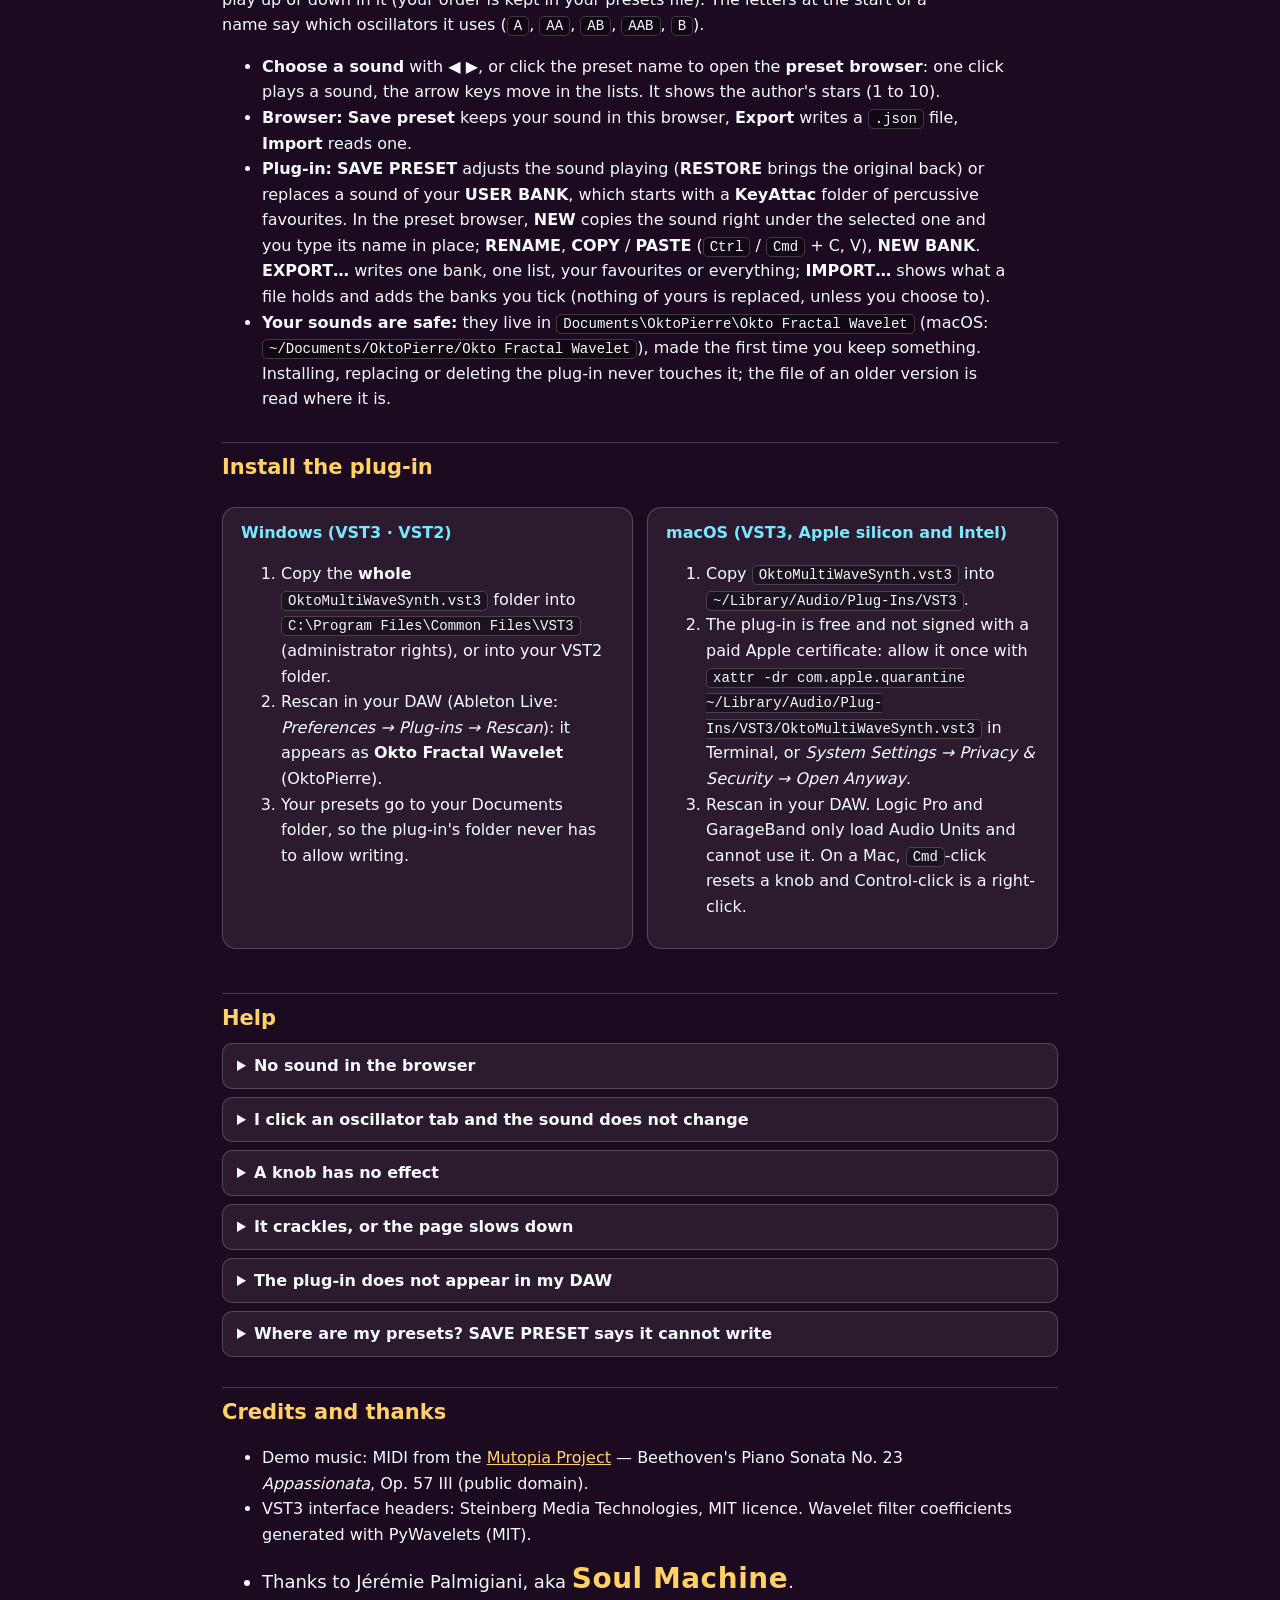
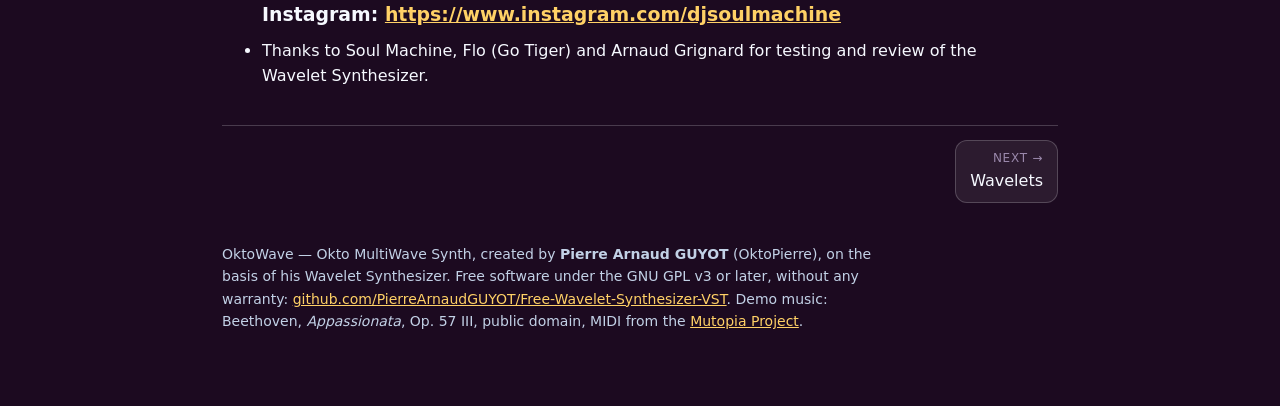
<file: web/manual/manual.html>
<!doctype html>
<!-- Copyright (C) 2026 Pierre Arnaud GUYOT (OktoPierre). SPDX-License-Identifier: GPL-3.0-or-later -->
<!-- The user manual of OktoWave: this CONTENTS page (start, panel map, playing, presets, install, help) and seven pages written by hand
     (wavelets.html, subtractive-1..3.html, additive-1..3.html), a shared manual.css and manual.js (the menu, built from one list), the figures in img/ (tools/manual_figs.js)
     and panel.jpg (tools/manual_shot.js). tests/quick.js checks that the pages name every card of the panel and that every picture is there. -->
<html lang="en">
<head>
<meta charset="utf-8">
<meta name="viewport" content="width=device-width, initial-scale=1">
<title>OktoWave — user manual</title>
<meta name="description" content="User manual of OktoWave (the plug-in Okto Fractal Wavelet): contents, the panel, playing, presets, install; and seven pages on wavelets and on subtractive and additive synthesis with wavelets.">
<link rel="stylesheet" href="manual.css">
<script src="manual.js" defer></script>
</head>
<body>
<main>

<h1>OKTO<span>WAVE</span> manual</h1>
<p class="lead">Okto MultiWave Synth — a polyphonic synthesizer whose oscillators are built from <b>wavelets</b>. This page is the map; seven short pages explain the idea.</p>

<h2 id="start">Start in one minute</h2>
<div class="two">
  <div class="card"><h3>In the browser</h3>
    <ol>
      <li>Open the web app (Chrome or Edge).</li>
      <li>Click <b>Play the synth</b>, or <b>Run the demo</b> for a tour of the sounds.</li>
      <li>Play the on-screen keyboard with the mouse, the keys <kbd>1</kbd>…<kbd>0</kbd> and <kbd>A</kbd> <kbd>S</kbd> <kbd>D</kbd> <kbd>F</kbd>…, or a MIDI keyboard. <kbd>Z</kbd> / <kbd>X</kbd> change the octave.</li>
    </ol>
  </div>
  <div class="card"><h3>As a plug-in</h3>
    <ol>
      <li>Download the zip from the <a href="https://github.com/PierreArnaudGUYOT/Free-Wavelet-Synthesizer-VST/releases/latest">Releases</a> page and unzip it.</li>
      <li>Install it (see <a href="#install">Install</a>), rescan the plug-ins in your DAW.</li>
      <li>Load <b>OktoPierre → Okto MultiWave Synth</b> on a MIDI track. Same sound, same panel.</li>
    </ol>
  </div>
</div>

<h2 id="idea">The idea, and the seven pages</h2>
<p>A normal oscillator repeats one smooth wave. A <b>wavelet</b> is a tiny wave that starts, rings and fades. OktoWave cuts a cycle of sound into wavelet “atoms” in 11 octave bands, and lets you work on the bands: turn them down with a filter, draw them with drawbars, keep only the strongest, confine the effect to one part of the wave.</p>
<table>
  <tr><th><a href="wavelets.html">Wavelets</a></th><td>The principle of the wavelet decomposition, and the idea of making an oscillator of it.</td></tr>
  <tr><th>Subtractive</th><td>Oscillators <b>A1</b> and <b>A2</b>: a classic wave cut into atoms, then filtered by size and by place.<br>
    <a href="subtractive-1.html">1 · The oscillator</a> · <a href="subtractive-2.html">2 · Filter and window</a> · <a href="subtractive-3.html">3 · Making it move</a></td></tr>
  <tr><th>Additive</th><td>Oscillator <b>B1</b>: eleven drawbars, one per band, with a pattern and an envelope for every band.<br>
    <a href="additive-1.html">1 · Drawbars and patterns</a> · <a href="additive-2.html">2 · Atoms and scalogram</a> · <a href="additive-3.html">3 · Playing with the others</a></td></tr>
</table>
<figure><img src="img/signal-flow.svg" alt="The path of the sound: oscillators, mix, voice filter, amp envelope, then the effects"><figcaption>Per note: the oscillators, mixed by OSC MIX, a conventional filter, the amp envelope; then all the notes share the effects.</figcaption></figure>

<h2 id="panel">The panel</h2>
<img class="panel" src="panel.jpg" alt="The OktoWave panel with oscillator A1 shown" width="1140">
<p>The panel is the same in the browser and in the plug-in, except for a few buttons (listed under the table). From top to bottom:</p>
<table>
  <tr><th>Header</th><td>The <b>preset box</b> (◀ ▶ step through the sounds, a click on the name opens the preset browser), <b>MANUAL</b>, the master volume knob and the level meter. The demo (a piece played as a tour of the presets): <b>▶ DEMO</b> in the browser, <b>▶ PLAY DEMO</b> in the plug-in (it leaves your sound as it was; a second click stops it). Browser only: <b>DOWNLOAD VST</b> and <b>SEND FEEDBACK</b> (a short form that opens in a new tab: a bug, an idea, a sound you miss). Plug-in only: <b>SAVE PRESET</b> and the window-size button.</td></tr>
  <tr><th>OSC1 · OSC2 · OSC3</th><td>The three folder tabs choose <em>which oscillator's cards you see</em> (OSC1 and OSC2 are the subtractive ones, A1 and A2 in this manual; OSC3 is the additive one, B1). They never change the sound: a lit dot says the oscillator is heard, and what you hear is set by <b>OSC MIX</b>.</td></tr>
  <tr><th>WAVELET · SUBTRACTIVE</th><td>The heart of A1 and A2: the wave, the wavelet, <b>SOURCE CYCLE</b>, <b>MORPH</b>, <b>SPARSITY</b>. → <a href="subtractive-1.html">Subtractive 1</a></td></tr>
  <tr><th>WAVELET · ADDITIVE</th><td>The heart of B1: the pattern, the 11 drawbars, <b>TILT</b>, <b>SEED</b>, the band envelope knobs. → <a href="additive-1.html">Additive 1</a></td></tr>
  <tr><th>SCALE FILTER</th><td>Low-pass, high-pass, band-pass or band-reject <em>on band sizes</em>, with slope, resonance, key tracking, envelope and velocity. → <a href="subtractive-2.html">Subtractive 2</a>, <a href="additive-2.html">Additive 2</a></td></tr>
  <tr><th>POSITION</th><td>A window that confines the filter (A) or the detail (B) to one part of the cycle. → <a href="subtractive-2.html">Subtractive 2</a></td></tr>
  <tr><th>TUNE · OWN ENVELOPE · PITCH ENVELOPE</th><td>The oscillator's own tuning, its private ADSR (it can only shorten it) and a pitch envelope. → <a href="subtractive-3.html">Subtractive 3</a></td></tr>
  <tr><th>OSC MIX · SUB OSC</th><td>The three oscillator levels, <b>OS1</b> <b>OS2</b> <b>OS3</b> as the tabs (an oscillator at 0 costs nothing), and the sub oscillator. In the plug-in the card is titled MIX and VINTAGE: <b>VINTAGE</b> ages the instrument like an analog synthesizer. → <a href="additive-3.html">Additive 3</a></td></tr>
  <tr><th>SCOPE · ALL OSCILLATORS</th><td>One cycle of the whole sound, and under it the <b>SCALOGRAM</b>: rows are band sizes, bright cells are loud atoms. → <a href="additive-2.html">Additive 2</a></td></tr>
  <tr><th>FILTER</th><td>A 24 dB resonant low-pass in every voice, <b>LADDER</b> or <b>OTA</b>, with its own ADSR. Open by default. → <a href="subtractive-3.html">Subtractive 3</a></td></tr>
  <tr><th>AMP ENVELOPE · MOD ENVELOPE</th><td>The loudness of the voice (and <b>VELOCITY</b>); the MOD ENVELOPE moves the scale cutoffs and the wavelet morph. → <a href="subtractive-3.html">Subtractive 3</a></td></tr>
  <tr><th>LFO 1 · LFO 2/3</th><td>LFO 1 moves pitch, cutoff, position, morph, sparsity and resonance. LFO 2 and LFO 3 (two tabs) each move <em>one control of your choice</em> (<b>TARGET</b>) in every oscillator. → <a href="subtractive-3.html">Subtractive 3</a></td></tr>
  <tr><th>VOICE · EFFECTS</th><td>Portamento (OFF · POLY · LEGATO), <b>VOICES</b>, <b>GLIDE</b>, <b>UNISON</b>, <b>DETUNE</b>, <b>STEREO</b>; then saturation, chorus, ping-pong delay, reverb, <b>PUNCH</b> (a stronger start of every note), master volume and a soft limiter. → <a href="subtractive-3.html">Subtractive 3</a></td></tr>
  <tr><th>PLAY · CHORD KEYBOARD</th><td><b>CHORD MODE</b>, <b>BASS</b>, the <b>TUNING</b> switch (WEST · ARAB · TURK) and the chord card: see <a href="#play">Playing</a>. <b>VELOCITY</b>: how much the velocity of your keys counts (50 %: a note played at half velocity is about 8 dB softer; 0 %: every note alike) and, in the menu under it, where it goes: <b>VOLUME</b>, <b>FILTER</b> (the cutoff of the FILTER card, which it switches in) or both. It stays when you change preset.</td></tr>
  <tr><th>Keyboard</th><td>Five octaves, with the <b>pitch</b> and <b>mod</b> wheels at its left. Lit keys follow what is played, by you, by MIDI or by the demo.</td></tr>
</table>
<h3>Working with the controls</h3>
<ul>
  <li><b>Drag</b> a knob up or down; hold <kbd>Shift</kbd> for five times finer steps. The mouse wheel also works. <b>Double-click</b> (or <kbd>Ctrl</kbd> / <kbd>Cmd</kbd> + click) resets it to its default. Hover a knob to read its value.</li>
  <li><b>Right-click</b> a control in the browser to link a MIDI knob (MIDI learn; <kbd>Esc</kbd> cancels). A <b>greyed-out</b> control has no effect with the current settings (WIDTH unless the wave is PULSE or TRI).</li>
  <li>Browser only: <b>Save preset</b>, <b>Export</b>, <b>Import</b> in the bar under the panel. Plug-in only: the SYNC buttons lock the delay and the LFOs to the tempo of your DAW, and <b>VINTAGE</b> (<b>AMOUNT</b>, <b>TYPE</b>) in the OSC MIX card.</li>
</ul>

<h2 id="play">Playing</h2>
<h3>CHORD MODE</h3>
<p>The <b>CHORD MODE</b> button of the PLAY card turns the keyboard into a chord harp and shows the <b>CHORD KEYBOARD</b> card under it. One octave of keys (<b>KEYS OCT</b>, tinted on the keyboard) <em>chooses the chord type</em> and makes no sound; every key above it plays the whole chord with one finger. The twelve pads show the types (Maj, Min, 7, m7, Maj7, Sus2, Sus4, Dim, Aug, 5, Add9, Note); a click on a pad chooses one. <b>VOICING</b> stacks the chord or folds it into one octave, <b>STRUM</b> starts its notes one after the other (the <b>strum plate</b> strums it with the mouse), and <b>BASS</b> adds the root two octaves below. These are playing settings, never part of a preset.</p>
<h3>Oriental tunings</h3>
<p>The <b>TUNING</b> switch gives the keyboard quarter tones. <b>WEST</b> is equal temperament. <b>ARAB</b> plays 24 tones to the octave; <b>TURK</b> plays the 53 commas of Turkish music. Outside WEST the card shows <b>MAQAM</b> (the scale: Rast, Bayati, Saba, Hijaz…) and <b>TONIC</b>; the panel takes sand-gold (ARAB) or carmine (TURK) colours with an oriental pattern on the PLAY card. The demo always plays in equal temperament.</p>
<h3>The demo</h3>
<p>In the browser, <b>▶ DEMO</b> plays Beethoven's <i>Appassionata</i> while the sounds change every few seconds; its window presents the synthesizer, one sentence per sound. <b>■ STOP</b> (or <kbd>Esc</kbd>) stops it and puts every control back.</p>

<h2 id="presets">Presets</h2>
<p>OktoWave has <b>229 presets</b>, all kept by its author after his own listening (30 of them play the new source waves). Nineteen end with <b>LGT</b>: lighter versions of sounds that ask a lot of the computer (less modulation, fewer unison voices); the full versions are marked <b>HIGH_CPU</b>, most of them in <b>Other</b>. <b>TOP Sounds</b> come first (the synth opens on the first one), then the sections of the author's favourites (Pad, Bass, SuperModulation, Lead, Keyboard, Strings, Brass &amp; Wind, Bells &amp; Mallets, FX), in his order, and <b>Other</b>, which holds every other sound. In the plug-in, <b>▲ UP</b> and <b>▼ DOWN</b> above the list move the sound you play up or down in it (your order is kept in your presets file). The letters at the start of a name say which oscillators it uses (<code>A</code>, <code>AA</code>, <code>AB</code>, <code>AAB</code>, <code>B</code>).</p>
<ul>
  <li><b>Choose a sound</b> with ◀ ▶, or click the preset name to open the <b>preset browser</b>: one click plays a sound, the arrow keys move in the lists. It shows the author's stars (1 to 10).</li>
  <li><b>Browser:</b> <b>Save preset</b> keeps your sound in this browser, <b>Export</b> writes a <code>.json</code> file, <b>Import</b> reads one.</li>
  <li><b>Plug-in:</b> <b>SAVE PRESET</b> adjusts the sound playing (<b>RESTORE</b> brings the original back) or replaces a sound of your <b>USER BANK</b>, which starts with a <b>KeyAttac</b> folder of percussive favourites. In the preset browser, <b>NEW</b> copies the sound right under the selected one and you type its name in place; <b>RENAME</b>, <b>COPY</b> / <b>PASTE</b> (<kbd>Ctrl</kbd> / <kbd>Cmd</kbd> + C, V), <b>NEW BANK</b>. <b>EXPORT…</b> writes one bank, one list, your favourites or everything; <b>IMPORT…</b> shows what a file holds and adds the banks you tick (nothing of yours is replaced, unless you choose to).</li>
  <li><b>Your sounds are safe:</b> they live in <code>Documents\OktoPierre\Okto Fractal Wavelet</code> (macOS: <code>~/Documents/OktoPierre/Okto Fractal Wavelet</code>), made the first time you keep something. Installing, replacing or deleting the plug-in never touches it; the file of an older version is read where it is.</li>
</ul>

<h2 id="install">Install the plug-in</h2>
<div class="two">
  <div class="card"><h3>Windows (VST3 · VST2)</h3>
    <ol>
      <li>Copy the <b>whole</b> <code>OktoMultiWaveSynth.vst3</code> folder into <code>C:\Program Files\Common Files\VST3</code> (administrator rights), or into your VST2 folder.</li>
      <li>Rescan in your DAW (Ableton Live: <i>Preferences → Plug-ins → Rescan</i>): it appears as <b>Okto Fractal Wavelet</b> (OktoPierre).</li>
      <li>Your presets go to your Documents folder, so the plug-in's folder never has to allow writing.</li>
    </ol>
  </div>
  <div class="card"><h3>macOS (VST3, Apple silicon and Intel)</h3>
    <ol>
      <li>Copy <code>OktoMultiWaveSynth.vst3</code> into <code>~/Library/Audio/Plug-Ins/VST3</code>.</li>
      <li>The plug-in is free and not signed with a paid Apple certificate: allow it once with <code>xattr -dr com.apple.quarantine ~/Library/Audio/Plug-Ins/VST3/OktoMultiWaveSynth.vst3</code> in Terminal, or <i>System Settings → Privacy &amp; Security → Open Anyway</i>.</li>
      <li>Rescan in your DAW. Logic Pro and GarageBand only load Audio Units and cannot use it. On a Mac, <kbd>Cmd</kbd>-click resets a knob and Control-click is a right-click.</li>
    </ol>
  </div>
</div>

<h2 id="help">Help</h2>
<details><summary>No sound in the browser</summary><p>Browsers only allow sound after a click: click <b>Play the synth</b> in the welcome window. The status bar must say <i>Audio on</i>. Only one tab plays at a time.</p></details>
<details><summary>I click an oscillator tab and the sound does not change</summary><p>By design: the tabs only choose which cards you see. The sound is set by the three levels in OSC MIX (a fresh patch plays A1 only).</p></details>
<details><summary>A knob has no effect</summary><p>Check the level of the oscillator you are editing in OSC MIX (an oscillator at 0 is silent) and whether the control is greyed out. With the FILTER wide open, its cutoff does nothing.</p></details>
<details><summary>It crackles, or the page slows down</summary><p>The cost grows with VOICES × UNISON × the oscillators that are on. Lower UNISON or VOICES, turn off oscillators you do not hear, open the FILTER, or use the plug-in, which has the whole computer's time. A few sounds with long releases and many unison copies are heavy on a slow computer.</p></details>
<details><summary>The plug-in does not appear in my DAW</summary><p>Copy the <b>whole</b> bundle folder (not only the file inside), then rescan. On Windows the DAW must see the VST3 (or VST2) folder you used.</p></details>
<details><summary>Where are my presets? SAVE PRESET says it cannot write</summary><p>In <code>Documents\OktoPierre\Okto Fractal Wavelet</code> (macOS: <code>~/Documents/OktoPierre/Okto Fractal Wavelet</code>), in one readable file, <code>OKTOMULTIWAVE presets.txt</code>. That folder must allow writing (a security tool may block it). Before 1.0.17 the file was next to the <code>.vst3</code> folder: it is still read there until you keep something new.</p></details>

<h2 id="credits">Credits and thanks</h2>
<ul>
  <li>Demo music: MIDI from the <a href="https://www.mutopiaproject.org">Mutopia Project</a> — Beethoven's Piano Sonata No. 23 <i>Appassionata</i>, Op. 57 III (public domain).</li>
  <li>VST3 interface headers: Steinberg Media Technologies, MIT licence. Wavelet filter coefficients generated with PyWavelets (MIT).</li>
  <li class="thanks-star">Thanks to Jérémie Palmigiani, aka <span class="stage">Soul Machine</span>.<br>
    <span class="insta">Instagram: <a href="https://www.instagram.com/djsoulmachine" target="_blank" rel="noopener">https://www.instagram.com/djsoulmachine</a></span></li>
  <li>Thanks to Soul Machine, Flo (Go Tiger) and Arnaud Grignard for testing and review of the Wavelet Synthesizer.</li>
</ul>

<footer>
  <p>OktoWave — Okto MultiWave Synth, created by <b>Pierre Arnaud GUYOT</b> (OktoPierre), on the basis of his Wavelet Synthesizer. Free software under the GNU GPL v3 or later, without any warranty: <a href="https://github.com/PierreArnaudGUYOT/Free-Wavelet-Synthesizer-VST">github.com/PierreArnaudGUYOT/Free-Wavelet-Synthesizer-VST</a>. Demo music: Beethoven, <i>Appassionata</i>, Op. 57 III, public domain, MIDI from the <a href="https://www.mutopiaproject.org">Mutopia Project</a>.</p>
</footer>
</main>
</body>
</html>
</file>
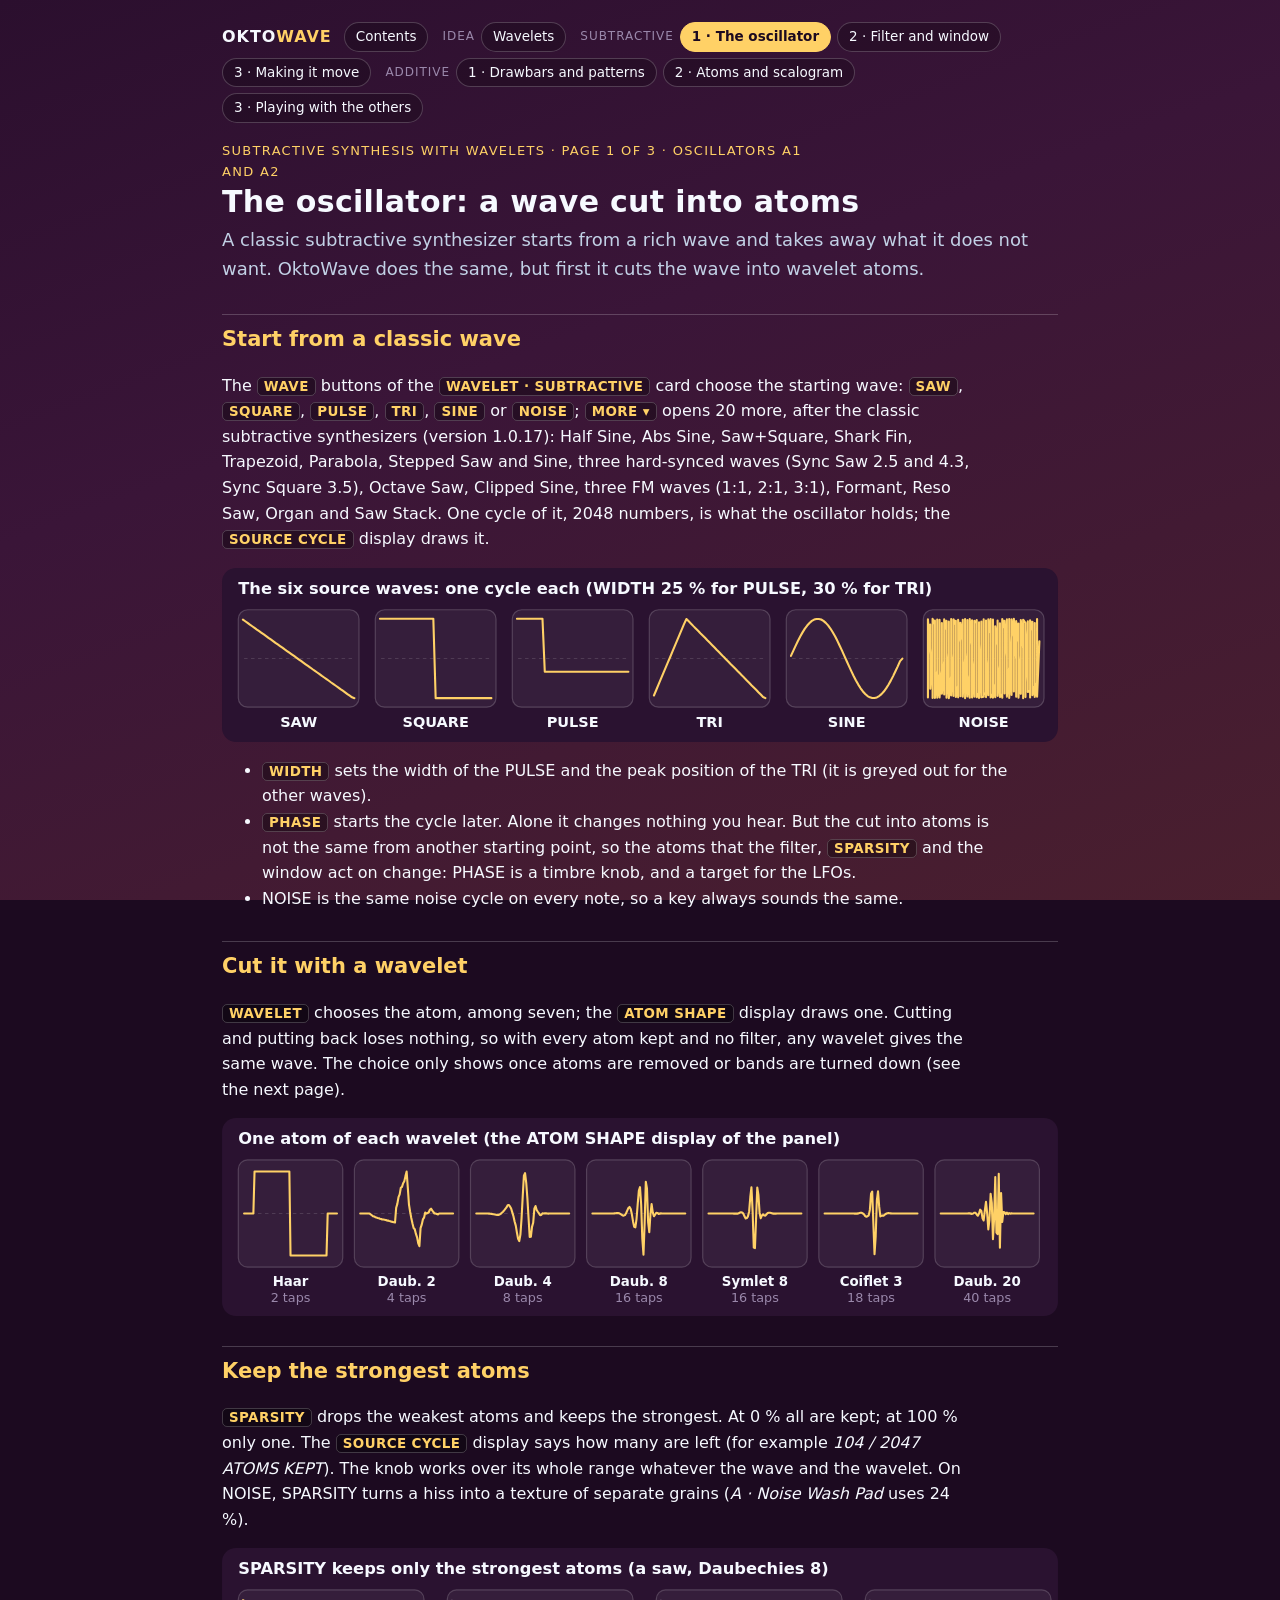
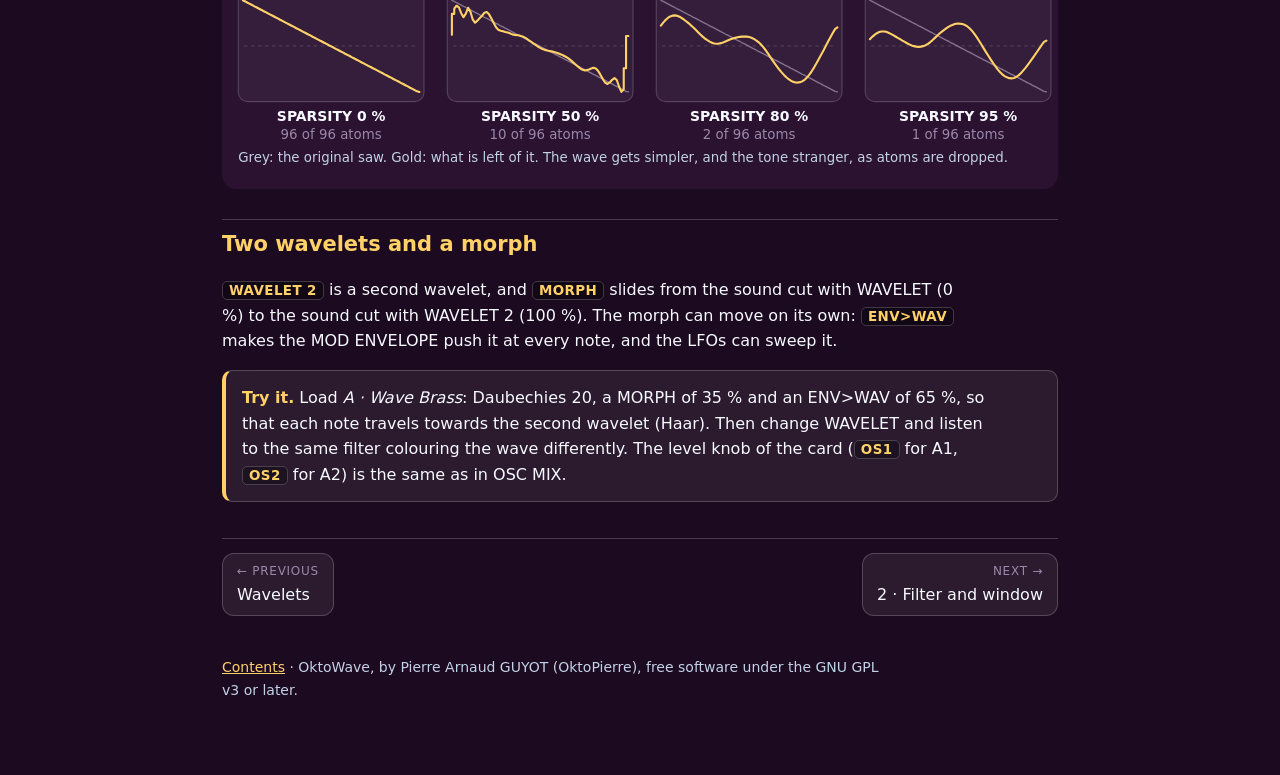
<file: web/manual/subtractive-1.html>
<!doctype html>
<!-- Copyright (C) 2026 Pierre Arnaud GUYOT (OktoPierre). SPDX-License-Identifier: GPL-3.0-or-later -->
<!-- Page 1 of 3 on subtractive synthesis with wavelets (oscillators A1 and A2). The pictures are made by tools/manual_figs.js. -->
<html lang="en">
<head>
<meta charset="utf-8">
<meta name="viewport" content="width=device-width, initial-scale=1">
<title>OktoWave manual — Subtractive 1: the oscillator</title>
<meta name="description" content="The subtractive wavelet oscillator: a classic wave cut into atoms, the wavelet, sparsity, phase and wavelet morph.">
<link rel="stylesheet" href="manual.css">
<script src="manual.js" defer></script>
</head>
<body class="sub">
<main>

<p class="kicker">Subtractive synthesis with wavelets · page 1 of 3 · oscillators A1 and A2</p>
<h1>The oscillator: a wave cut into atoms</h1>
<p class="lead">A classic subtractive synthesizer starts from a rich wave and takes away what it does not want. OktoWave does the same, but first it cuts the wave into wavelet atoms.</p>

<h2>Start from a classic wave</h2>
<p>The <span class="ctl">WAVE</span> buttons of the <span class="ctl">WAVELET · SUBTRACTIVE</span> card choose the starting wave: <span class="ctl">SAW</span>, <span class="ctl">SQUARE</span>, <span class="ctl">PULSE</span>, <span class="ctl">TRI</span>, <span class="ctl">SINE</span> or <span class="ctl">NOISE</span>; <span class="ctl">MORE ▾</span> opens 20 more, after the classic subtractive synthesizers (version 1.0.17): Half Sine, Abs Sine, Saw+Square, Shark Fin, Trapezoid, Parabola, Stepped Saw and Sine, three hard-synced waves (Sync Saw 2.5 and 4.3, Sync Square 3.5), Octave Saw, Clipped Sine, three FM waves (1:1, 2:1, 3:1), Formant, Reso Saw, Organ and Saw Stack. One cycle of it, 2048 numbers, is what the oscillator holds; the <span class="ctl">SOURCE CYCLE</span> display draws it.</p>
<figure><img src="img/sub-sources.svg" alt="One cycle of the saw, square, pulse, triangle, sine and noise waves"></figure>
<ul>
  <li><span class="ctl">WIDTH</span> sets the width of the PULSE and the peak position of the TRI (it is greyed out for the other waves).</li>
  <li><span class="ctl">PHASE</span> starts the cycle later. Alone it changes nothing you hear. But the cut into atoms is not the same from another starting point, so the atoms that the filter, <span class="ctl">SPARSITY</span> and the window act on change: PHASE is a timbre knob, and a target for the LFOs.</li>
  <li>NOISE is the same noise cycle on every note, so a key always sounds the same.</li>
</ul>

<h2>Cut it with a wavelet</h2>
<p><span class="ctl">WAVELET</span> chooses the atom, among seven; the <span class="ctl">ATOM SHAPE</span> display draws one. Cutting and putting back loses nothing, so with every atom kept and no filter, any wavelet gives the same wave. The choice only shows once atoms are removed or bands are turned down (see the next page).</p>
<figure><img src="img/sub-atoms.svg" alt="One atom of each of the seven wavelets, from Haar to Daubechies 20"></figure>

<h2>Keep the strongest atoms</h2>
<p><span class="ctl">SPARSITY</span> drops the weakest atoms and keeps the strongest. At 0 % all are kept; at 100 % only one. The <span class="ctl">SOURCE CYCLE</span> display says how many are left (for example <i>104 / 2047 ATOMS KEPT</i>). The knob works over its whole range whatever the wave and the wavelet. On NOISE, SPARSITY turns a hiss into a texture of separate grains (<i>A · Noise Wash Pad</i> uses 24 %).</p>
<figure><img src="img/sub-sparsity.svg" alt="A saw rebuilt from all, half, a few and very few of its atoms"></figure>

<h2>Two wavelets and a morph</h2>
<p><span class="ctl">WAVELET 2</span> is a second wavelet, and <span class="ctl">MORPH</span> slides from the sound cut with WAVELET (0 %) to the sound cut with WAVELET 2 (100 %). The morph can move on its own: <span class="ctl">ENV&gt;WAV</span> makes the MOD ENVELOPE push it at every note, and the LFOs can sweep it.</p>

<div class="try"><p><b>Try it.</b> Load <i>A · Wave Brass</i>: Daubechies 20, a MORPH of 35 % and an ENV&gt;WAV of 65 %, so that each note travels towards the second wavelet (Haar). Then change WAVELET and listen to the same filter colouring the wave differently. The level knob of the card (<span class="ctl">OS1</span> for A1, <span class="ctl">OS2</span> for A2) is the same as in OSC MIX.</p></div>

<footer><p><a href="manual.html">Contents</a> · OktoWave, by Pierre Arnaud GUYOT (OktoPierre), free software under the GNU GPL v3 or later.</p></footer>
</main>
</body>
</html>
</file>
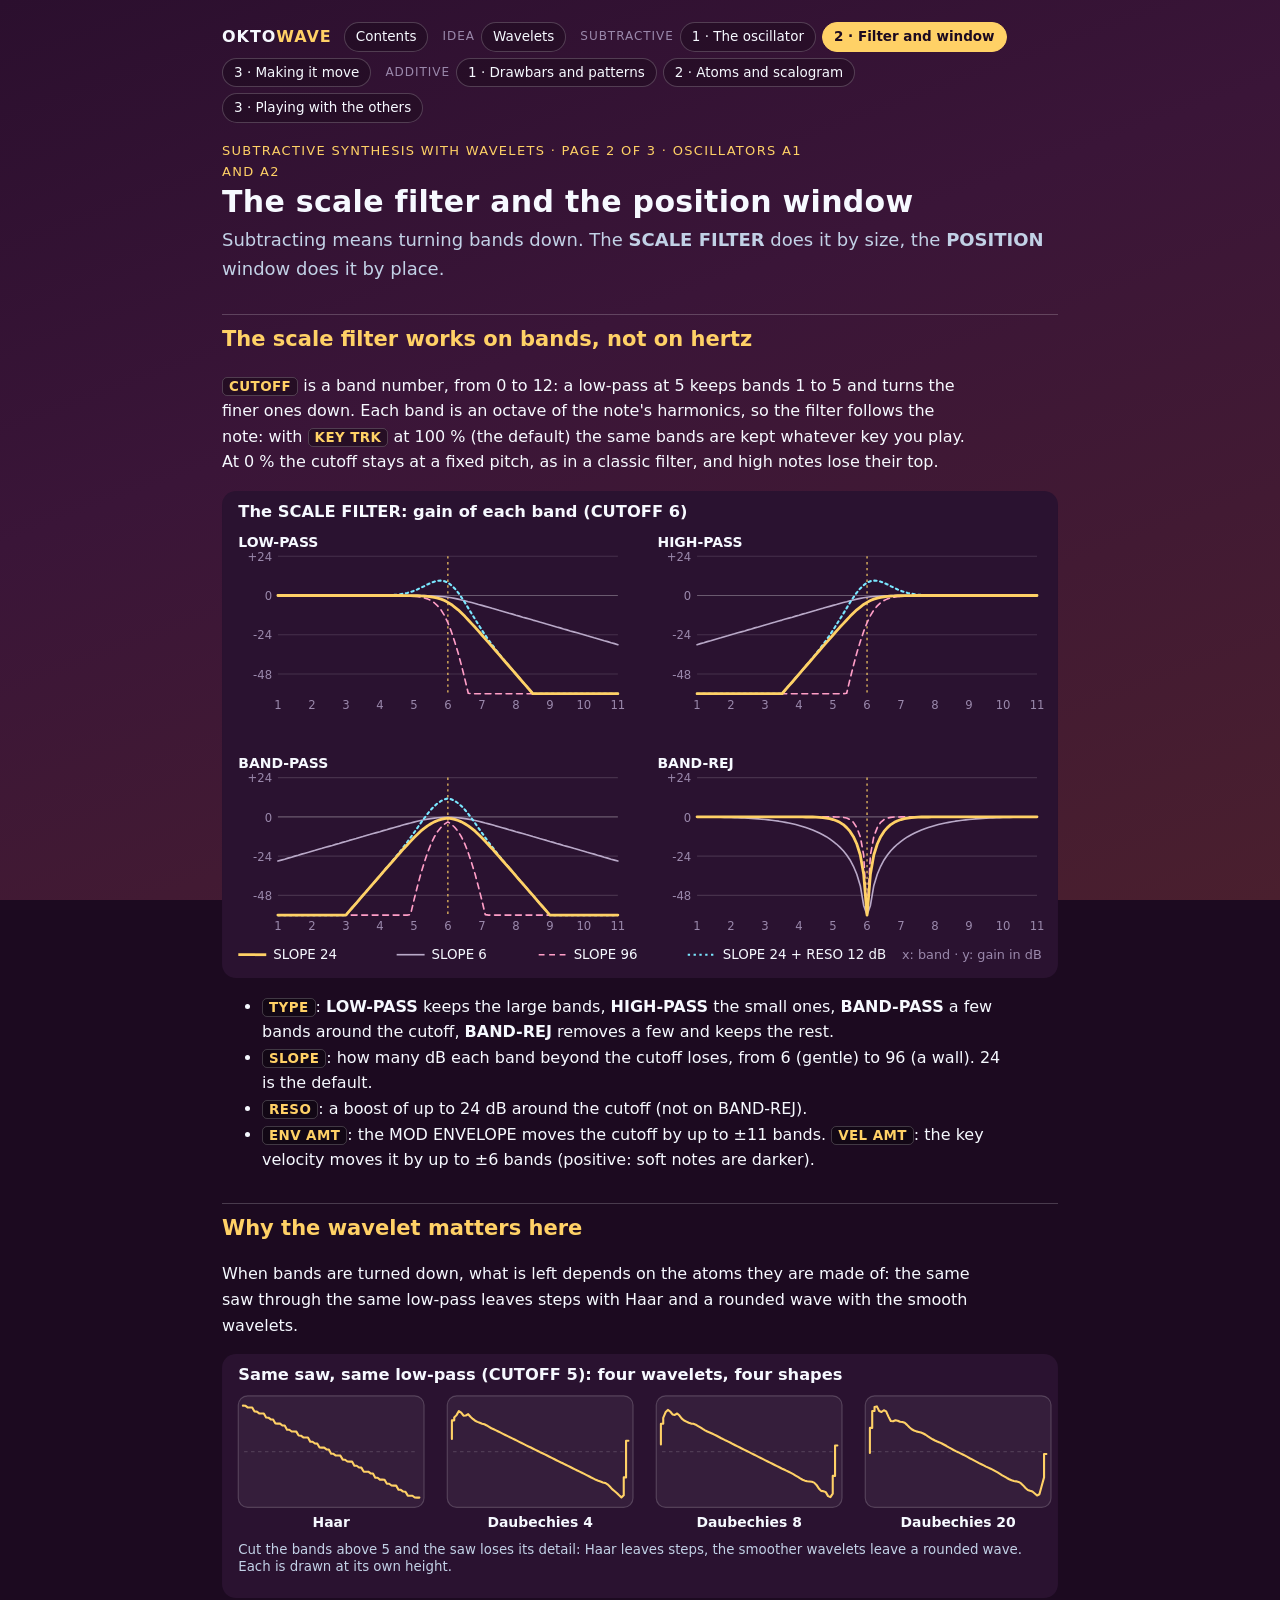
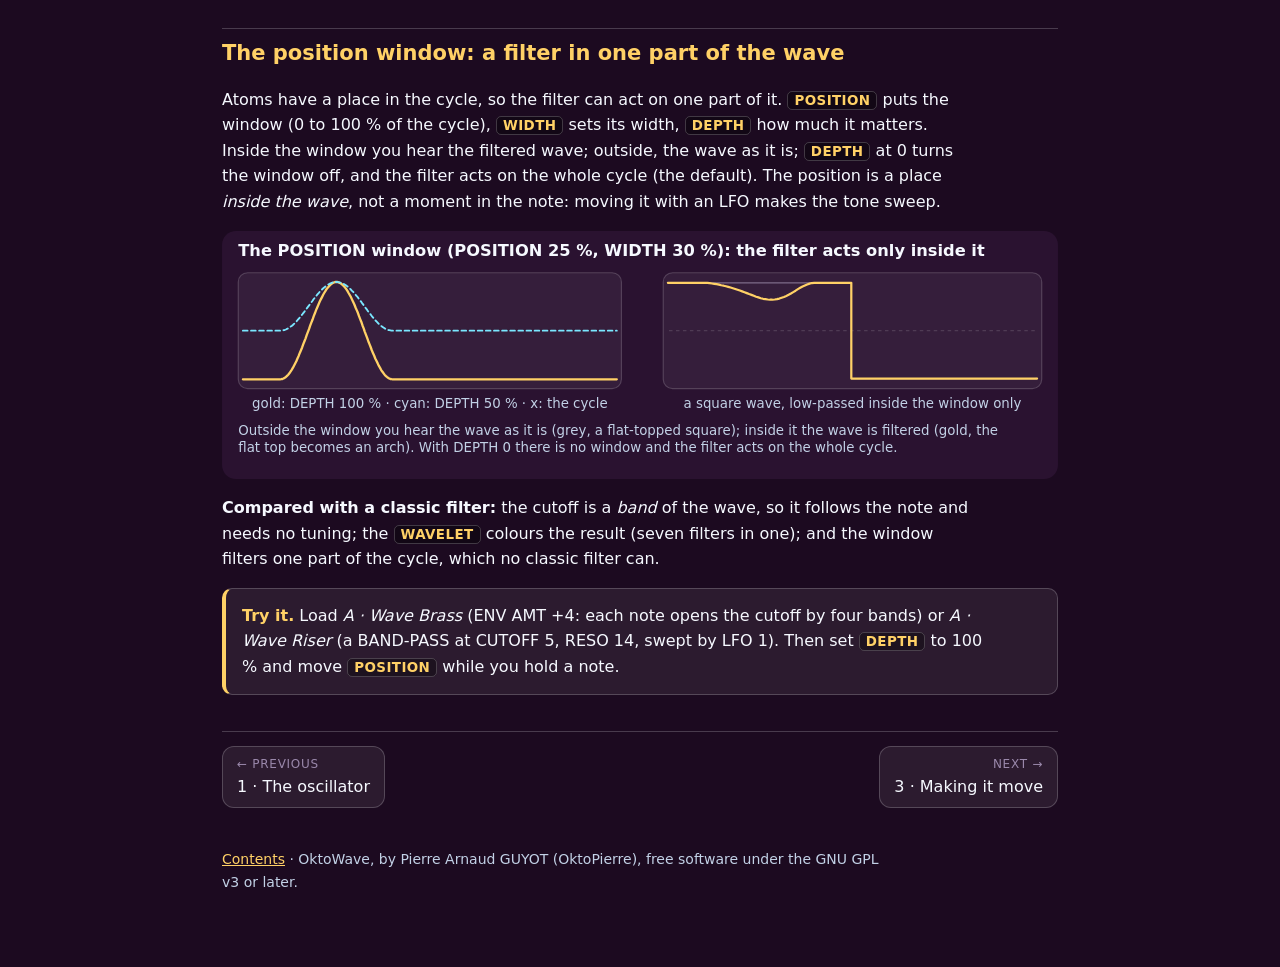
<file: web/manual/subtractive-2.html>
<!doctype html>
<!-- Copyright (C) 2026 Pierre Arnaud GUYOT (OktoPierre). SPDX-License-Identifier: GPL-3.0-or-later -->
<!-- Page 2 of 3 on subtractive synthesis with wavelets: the scale filter and the position window. The pictures are made by tools/manual_figs.js. -->
<html lang="en">
<head>
<meta charset="utf-8">
<meta name="viewport" content="width=device-width, initial-scale=1">
<title>OktoWave manual — Subtractive 2: filter and window</title>
<meta name="description" content="The scale filter turns wavelet bands down by size; the position window filters one part of the cycle.">
<link rel="stylesheet" href="manual.css">
<script src="manual.js" defer></script>
</head>
<body class="sub">
<main>

<p class="kicker">Subtractive synthesis with wavelets · page 2 of 3 · oscillators A1 and A2</p>
<h1>The scale filter and the position window</h1>
<p class="lead">Subtracting means turning bands down. The <b>SCALE FILTER</b> does it by size, the <b>POSITION</b> window does it by place.</p>

<h2>The scale filter works on bands, not on hertz</h2>
<p><span class="ctl">CUTOFF</span> is a band number, from 0 to 12: a low-pass at 5 keeps bands 1 to 5 and turns the finer ones down. Each band is an octave of the note's harmonics, so the filter follows the note: with <span class="ctl">KEY TRK</span> at 100 % (the default) the same bands are kept whatever key you play. At 0 % the cutoff stays at a fixed pitch, as in a classic filter, and high notes lose their top.</p>
<figure class="tall snug"><img src="img/sub-filter.svg" alt="Gain in dB of the 11 bands for the four filter types, with different slopes and with resonance"></figure>
<ul>
  <li><span class="ctl">TYPE</span>: <b>LOW-PASS</b> keeps the large bands, <b>HIGH-PASS</b> the small ones, <b>BAND-PASS</b> a few bands around the cutoff, <b>BAND-REJ</b> removes a few and keeps the rest.</li>
  <li><span class="ctl">SLOPE</span>: how many dB each band beyond the cutoff loses, from 6 (gentle) to 96 (a wall). 24 is the default.</li>
  <li><span class="ctl">RESO</span>: a boost of up to 24 dB around the cutoff (not on BAND-REJ).</li>
  <li><span class="ctl">ENV AMT</span>: the MOD ENVELOPE moves the cutoff by up to ±11 bands. <span class="ctl">VEL AMT</span>: the key velocity moves it by up to ±6 bands (positive: soft notes are darker).</li>
</ul>

<h2>Why the wavelet matters here</h2>
<p>When bands are turned down, what is left depends on the atoms they are made of: the same saw through the same low-pass leaves steps with Haar and a rounded wave with the smooth wavelets.</p>
<figure><img src="img/sub-wavelet-choice.svg" alt="The same saw wave low-passed with four different wavelets, giving four different shapes"></figure>

<h2>The position window: a filter in one part of the wave</h2>
<p>Atoms have a place in the cycle, so the filter can act on one part of it. <span class="ctl">POSITION</span> puts the window (0 to 100 % of the cycle), <span class="ctl">WIDTH</span> sets its width, <span class="ctl">DEPTH</span> how much it matters. Inside the window you hear the filtered wave; outside, the wave as it is; <span class="ctl">DEPTH</span> at 0 turns the window off, and the filter acts on the whole cycle (the default). The position is a place <em>inside the wave</em>, not a moment in the note: moving it with an LFO makes the tone sweep.</p>
<figure><img src="img/sub-window.svg" alt="The shape of the window, and a square wave low-passed inside the window only"></figure>

<p><b>Compared with a classic filter:</b> the cutoff is a <em>band</em> of the wave, so it follows the note and needs no tuning; the <span class="ctl">WAVELET</span> colours the result (seven filters in one); and the window filters one part of the cycle, which no classic filter can.</p>

<div class="try"><p><b>Try it.</b> Load <i>A · Wave Brass</i> (ENV AMT +4: each note opens the cutoff by four bands) or <i>A · Wave Riser</i> (a BAND-PASS at CUTOFF 5, RESO 14, swept by LFO 1). Then set <span class="ctl">DEPTH</span> to 100 % and move <span class="ctl">POSITION</span> while you hold a note.</p></div>

<footer><p><a href="manual.html">Contents</a> · OktoWave, by Pierre Arnaud GUYOT (OktoPierre), free software under the GNU GPL v3 or later.</p></footer>
</main>
</body>
</html>
</file>
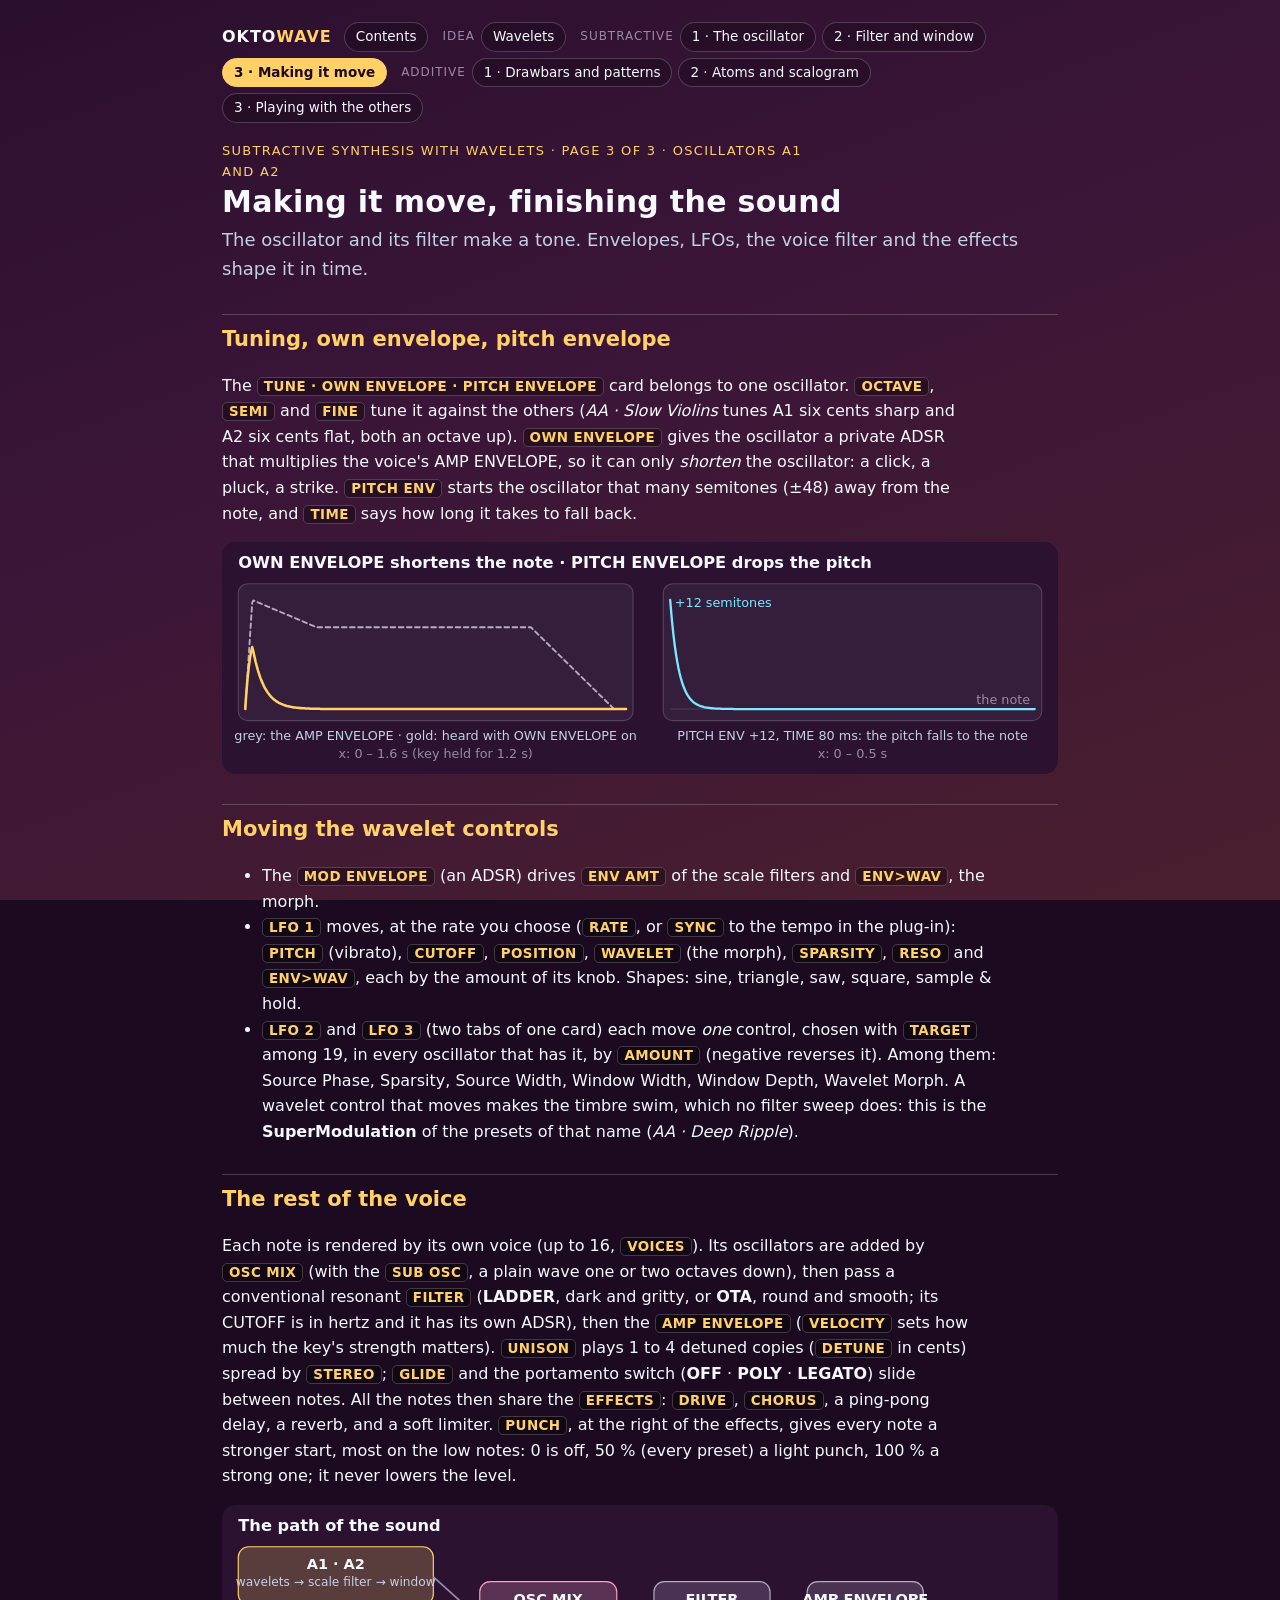
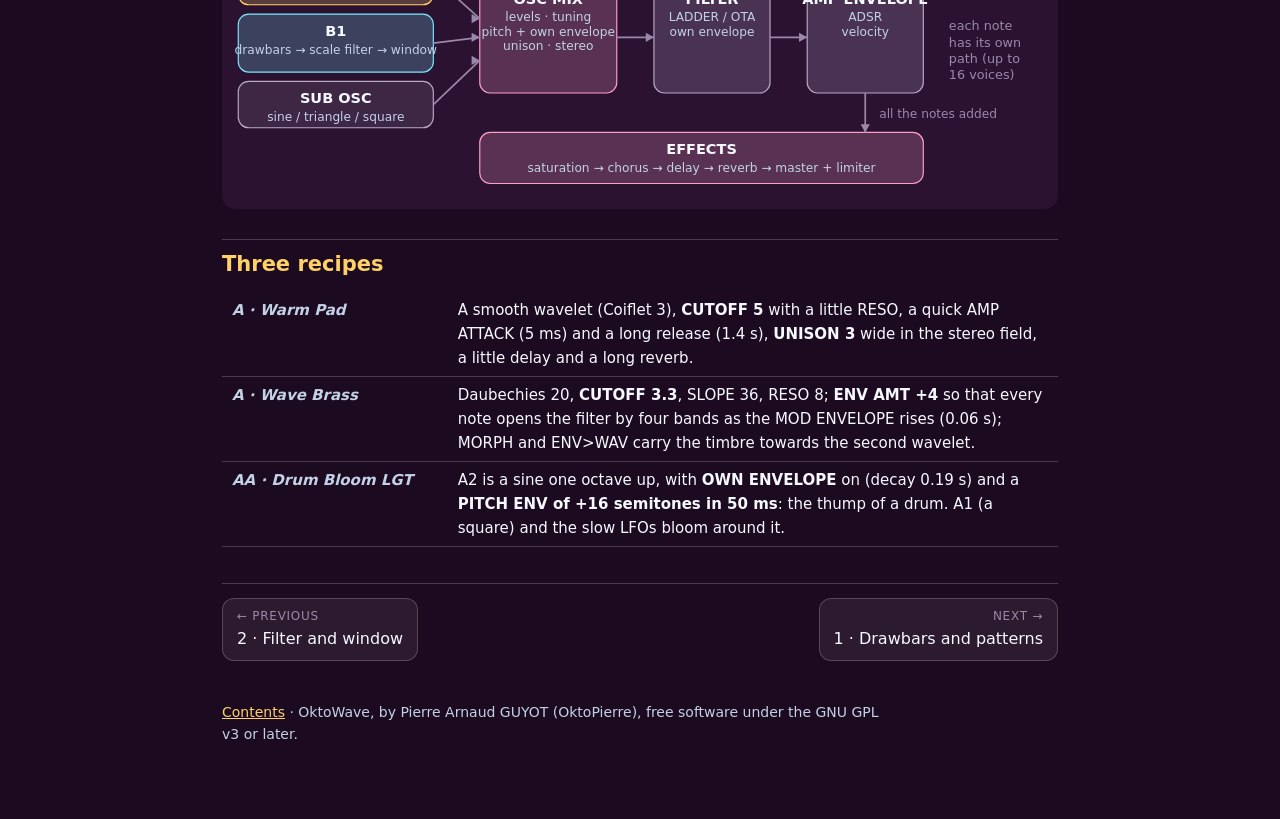
<file: web/manual/subtractive-3.html>
<!doctype html>
<!-- Copyright (C) 2026 Pierre Arnaud GUYOT (OktoPierre). SPDX-License-Identifier: GPL-3.0-or-later -->
<!-- Page 3 of 3 on subtractive synthesis with wavelets: making it move and finishing the sound. The pictures are made by tools/manual_figs.js. -->
<html lang="en">
<head>
<meta charset="utf-8">
<meta name="viewport" content="width=device-width, initial-scale=1">
<title>OktoWave manual — Subtractive 3: making it move</title>
<meta name="description" content="Tuning, own envelope, pitch envelope, LFOs, the voice filter, the amp envelope, unison and effects, with three recipes.">
<link rel="stylesheet" href="manual.css">
<script src="manual.js" defer></script>
</head>
<body class="sub">
<main>

<p class="kicker">Subtractive synthesis with wavelets · page 3 of 3 · oscillators A1 and A2</p>
<h1>Making it move, finishing the sound</h1>
<p class="lead">The oscillator and its filter make a tone. Envelopes, LFOs, the voice filter and the effects shape it in time.</p>

<h2>Tuning, own envelope, pitch envelope</h2>
<p>The <span class="ctl">TUNE · OWN ENVELOPE · PITCH ENVELOPE</span> card belongs to one oscillator. <span class="ctl">OCTAVE</span>, <span class="ctl">SEMI</span> and <span class="ctl">FINE</span> tune it against the others (<i>AA · Slow Violins</i> tunes A1 six cents sharp and A2 six cents flat, both an octave up). <span class="ctl">OWN ENVELOPE</span> gives the oscillator a private ADSR that multiplies the voice's AMP ENVELOPE, so it can only <em>shorten</em> the oscillator: a click, a pluck, a strike. <span class="ctl">PITCH ENV</span> starts the oscillator that many semitones (±48) away from the note, and <span class="ctl">TIME</span> says how long it takes to fall back.</p>
<figure><img src="img/sub-envelopes.svg" alt="An amp envelope shortened by an own envelope, and a pitch envelope falling twelve semitones in eighty milliseconds"></figure>

<h2>Moving the wavelet controls</h2>
<ul>
  <li>The <span class="ctl">MOD ENVELOPE</span> (an ADSR) drives <span class="ctl">ENV AMT</span> of the scale filters and <span class="ctl">ENV&gt;WAV</span>, the morph.</li>
  <li><span class="ctl">LFO 1</span> moves, at the rate you choose (<span class="ctl">RATE</span>, or <span class="ctl">SYNC</span> to the tempo in the plug-in): <span class="ctl">PITCH</span> (vibrato), <span class="ctl">CUTOFF</span>, <span class="ctl">POSITION</span>, <span class="ctl">WAVELET</span> (the morph), <span class="ctl">SPARSITY</span>, <span class="ctl">RESO</span> and <span class="ctl">ENV&gt;WAV</span>, each by the amount of its knob. Shapes: sine, triangle, saw, square, sample &amp; hold.</li>
  <li><span class="ctl">LFO 2</span> and <span class="ctl">LFO 3</span> (two tabs of one card) each move <em>one</em> control, chosen with <span class="ctl">TARGET</span> among 19, in every oscillator that has it, by <span class="ctl">AMOUNT</span> (negative reverses it). Among them: Source Phase, Sparsity, Source Width, Window Width, Window Depth, Wavelet Morph. A wavelet control that moves makes the timbre swim, which no filter sweep does: this is the <b>SuperModulation</b> of the presets of that name (<i>AA · Deep Ripple</i>).</li>
</ul>

<h2>The rest of the voice</h2>
<p>Each note is rendered by its own voice (up to 16, <span class="ctl">VOICES</span>). Its oscillators are added by <span class="ctl">OSC MIX</span> (with the <span class="ctl">SUB OSC</span>, a plain wave one or two octaves down), then pass a conventional resonant <span class="ctl">FILTER</span> (<b>LADDER</b>, dark and gritty, or <b>OTA</b>, round and smooth; its CUTOFF is in hertz and it has its own ADSR), then the <span class="ctl">AMP ENVELOPE</span> (<span class="ctl">VELOCITY</span> sets how much the key's strength matters). <span class="ctl">UNISON</span> plays 1 to 4 detuned copies (<span class="ctl">DETUNE</span> in cents) spread by <span class="ctl">STEREO</span>; <span class="ctl">GLIDE</span> and the portamento switch (<b>OFF</b> · <b>POLY</b> · <b>LEGATO</b>) slide between notes. All the notes then share the <span class="ctl">EFFECTS</span>: <span class="ctl">DRIVE</span>, <span class="ctl">CHORUS</span>, a ping-pong delay, a reverb, and a soft limiter. <span class="ctl">PUNCH</span>, at the right of the effects, gives every note a stronger start, most on the low notes: 0 is off, 50 % (every preset) a light punch, 100 % a strong one; it never lowers the level.</p>
<figure><img src="img/signal-flow.svg" alt="The path of the sound: oscillators, mix, voice filter, amp envelope, then the effects"></figure>

<h2>Three recipes</h2>
<table>
  <tr><th><i>A · Warm Pad</i></th><td>A smooth wavelet (Coiflet 3), <b>CUTOFF 5</b> with a little RESO, a quick AMP ATTACK (5 ms) and a long release (1.4 s), <b>UNISON 3</b> wide in the stereo field, a little delay and a long reverb.</td></tr>
  <tr><th><i>A · Wave Brass</i></th><td>Daubechies 20, <b>CUTOFF 3.3</b>, SLOPE 36, RESO 8; <b>ENV AMT +4</b> so that every note opens the filter by four bands as the MOD ENVELOPE rises (0.06 s); MORPH and ENV&gt;WAV carry the timbre towards the second wavelet.</td></tr>
  <tr><th><i>AA · Drum Bloom LGT</i></th><td>A2 is a sine one octave up, with <b>OWN ENVELOPE</b> on (decay 0.19 s) and a <b>PITCH ENV of +16 semitones in 50 ms</b>: the thump of a drum. A1 (a square) and the slow LFOs bloom around it.</td></tr>
</table>

<footer><p><a href="manual.html">Contents</a> · OktoWave, by Pierre Arnaud GUYOT (OktoPierre), free software under the GNU GPL v3 or later.</p></footer>
</main>
</body>
</html>
</file>
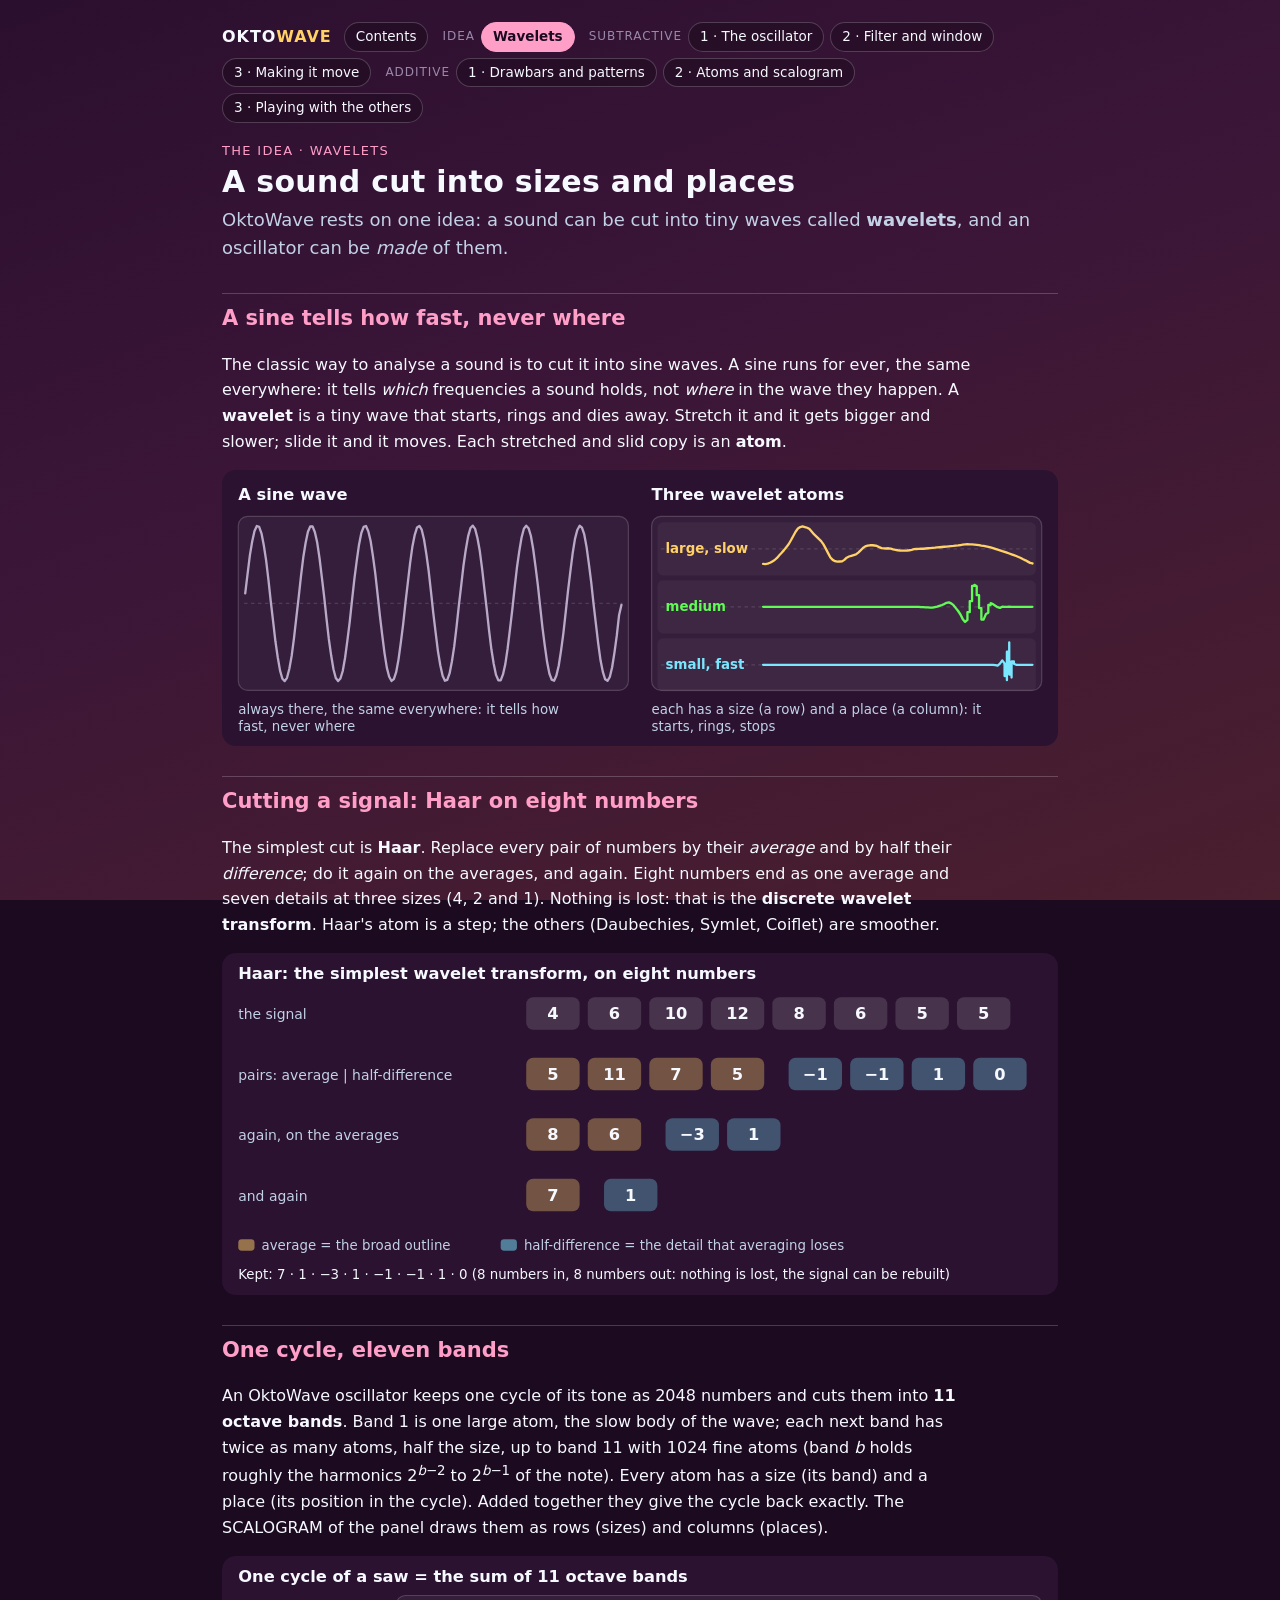
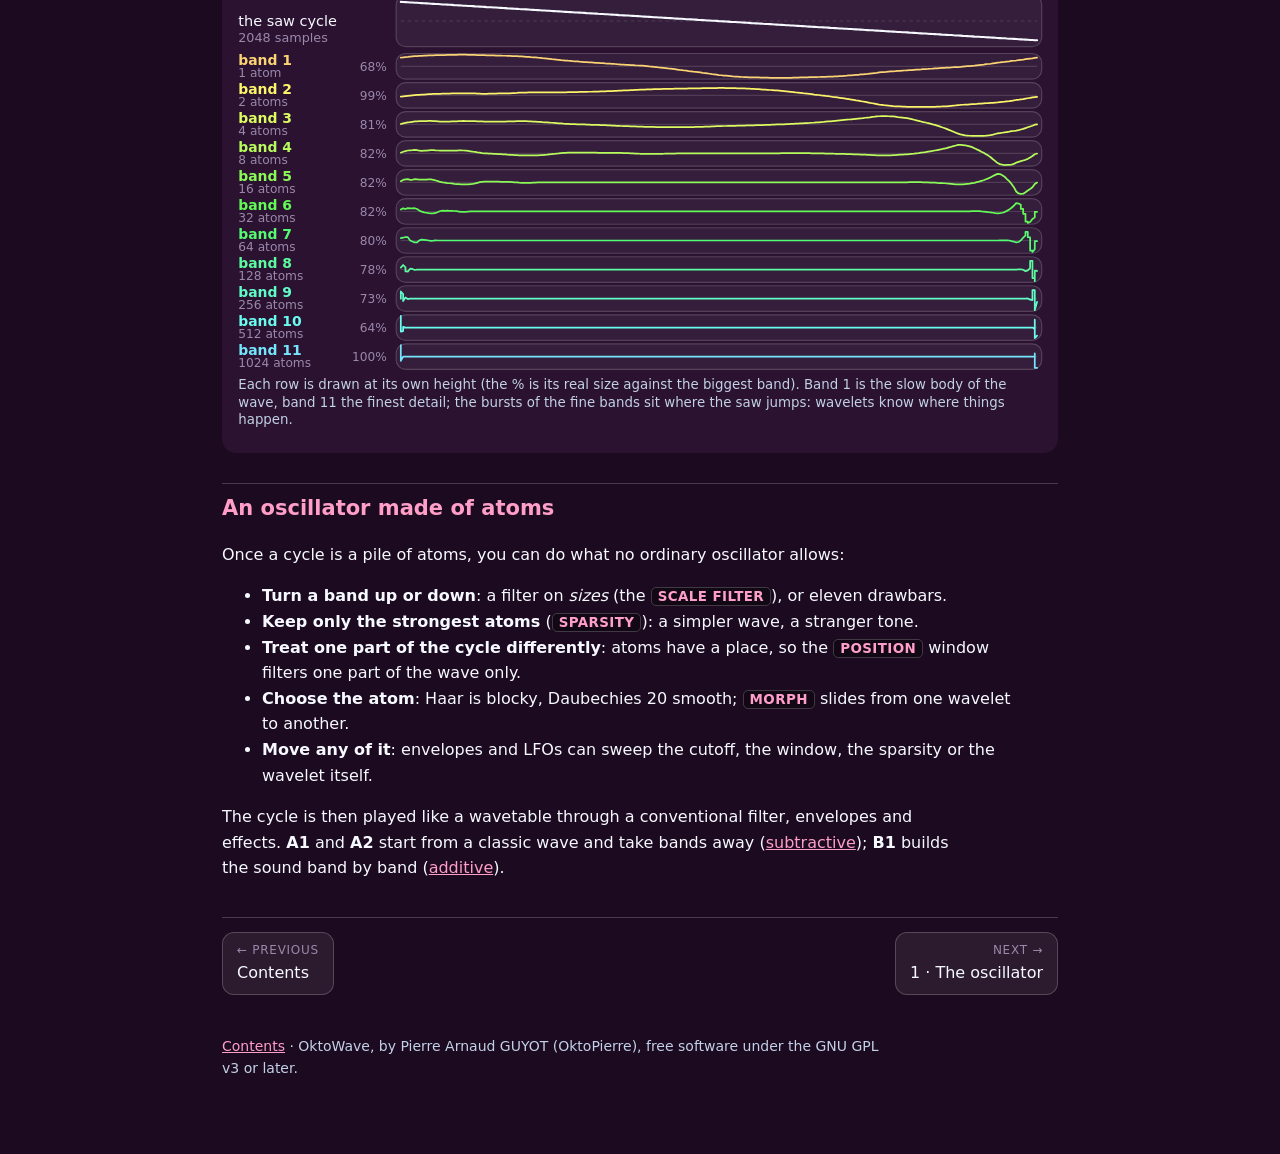
<file: web/manual/wavelets.html>
<!doctype html>
<!-- Copyright (C) 2026 Pierre Arnaud GUYOT (OktoPierre). SPDX-License-Identifier: GPL-3.0-or-later -->
<!-- Page 1 of the OktoWave manual: the idea (wavelets and an oscillator made of them). The pictures are made by tools/manual_figs.js; the menu by manual.js. -->
<html lang="en">
<head>
<meta charset="utf-8">
<meta name="viewport" content="width=device-width, initial-scale=1">
<title>OktoWave manual — Wavelets: the idea</title>
<meta name="description" content="What a wavelet is, how a sound is cut into wavelet atoms, and why an oscillator can be made of them.">
<link rel="stylesheet" href="manual.css">
<script src="manual.js" defer></script>
</head>
<body class="wav">
<main>

<p class="kicker">The idea · wavelets</p>
<h1>A sound cut into sizes and places</h1>
<p class="lead">OktoWave rests on one idea: a sound can be cut into tiny waves called <b>wavelets</b>, and an oscillator can be <em>made</em> of them.</p>

<h2>A sine tells how fast, never where</h2>
<p>The classic way to analyse a sound is to cut it into sine waves. A sine runs for ever, the same everywhere: it tells <em>which</em> frequencies a sound holds, not <em>where</em> in the wave they happen. A <b>wavelet</b> is a tiny wave that starts, rings and dies away. Stretch it and it gets bigger and slower; slide it and it moves. Each stretched and slid copy is an <b>atom</b>.</p>
<figure class="mid"><img src="img/wl-sine-vs-atom.svg" alt="A sine wave that fills the whole cycle, and three wavelet atoms of different sizes at different places"></figure>

<h2>Cutting a signal: Haar on eight numbers</h2>
<p>The simplest cut is <b>Haar</b>. Replace every pair of numbers by their <em>average</em> and by half their <em>difference</em>; do it again on the averages, and again. Eight numbers end as one average and seven details at three sizes (4, 2 and 1). Nothing is lost: that is the <b>discrete wavelet transform</b>. Haar's atom is a step; the others (Daubechies, Symlet, Coiflet) are smoother.</p>
<figure class="mid"><img src="img/wl-haar.svg" alt="Eight numbers cut three times into averages and half-differences"></figure>

<h2>One cycle, eleven bands</h2>
<p>An OktoWave oscillator keeps one cycle of its tone as 2048 numbers and cuts them into <b>11 octave bands</b>. Band 1 is one large atom, the slow body of the wave; each next band has twice as many atoms, half the size, up to band 11 with 1024 fine atoms (band <i>b</i> holds roughly the harmonics 2<sup><i>b</i>−2</sup> to 2<sup><i>b</i>−1</sup> of the note). Every atom has a size (its band) and a place (its position in the cycle). Added together they give the cycle back exactly. The SCALOGRAM of the panel draws them as rows (sizes) and columns (places).</p>
<figure class="tall snug"><img src="img/wl-layers.svg" alt="A saw cycle drawn as the sum of its 11 octave bands"></figure>

<h2>An oscillator made of atoms</h2>
<p>Once a cycle is a pile of atoms, you can do what no ordinary oscillator allows:</p>
<ul>
  <li><b>Turn a band up or down</b>: a filter on <em>sizes</em> (the <span class="ctl">SCALE FILTER</span>), or eleven drawbars.</li>
  <li><b>Keep only the strongest atoms</b> (<span class="ctl">SPARSITY</span>): a simpler wave, a stranger tone.</li>
  <li><b>Treat one part of the cycle differently</b>: atoms have a place, so the <span class="ctl">POSITION</span> window filters one part of the wave only.</li>
  <li><b>Choose the atom</b>: Haar is blocky, Daubechies 20 smooth; <span class="ctl">MORPH</span> slides from one wavelet to another.</li>
  <li><b>Move any of it</b>: envelopes and LFOs can sweep the cutoff, the window, the sparsity or the wavelet itself.</li>
</ul>
<p>The cycle is then played like a wavetable through a conventional filter, envelopes and effects. <b>A1</b> and <b>A2</b> start from a classic wave and take bands away (<a href="subtractive-1.html">subtractive</a>); <b>B1</b> builds the sound band by band (<a href="additive-1.html">additive</a>).</p>

<footer><p><a href="manual.html">Contents</a> · OktoWave, by Pierre Arnaud GUYOT (OktoPierre), free software under the GNU GPL v3 or later.</p></footer>
</main>
</body>
</html>
</file>
<file: web/css/synth.css>
/* Copyright (C) 2026 Pierre Arnaud GUYOT (OktoPierre)
   SPDX-License-Identifier: GPL-3.0-or-later */
/* Okto MultiWave Synth — created by Pierre Arnaud GUYOT (OktoPierre); based on his Wavelet Synthesizer (beta 0.7). Release beta 0.3.
   Web UI. The device is a fixed 1100×894 panel (+ 120 with CHORD MODE) scaled to fit. */
/* CRÉPUSCULE (Aurora family, the owner's choice among 50 mock-ups): orange to violet frosted glass. The panel is a warm diagonal gradient with soft colour blobs, the cards are glass
   (translucent white over it), the controls are dark translucent insets, the accents are gold (A1 A2) and cyan (B1). */
:root {
  --page: #0f0a12;
  --panel: #5a1f4a;
  --panel-2: #8a3a3a;
  --card: rgba(255, 255, 255, 0.10);
  --card-edge: rgba(255, 255, 255, 0.20);
  --inset: rgba(0, 0, 0, 0.28);
  --text: #f6f9ff;
  --dim: #c2d1e6;
  --faint: #7f93b0;
  --title: #dbe6f6;
  --on-accent: #10222e;  /* the text on an accent fill (active segment, tab, toggle) */
  --accent-a: #ffd166;   /* the subtractive oscillators A1 A2: gold ... */
  --accent-b: #7ae7ff;   /* ... the additive oscillator B1: cyan */
  --brand: #ffd166;      /* the colour of the page's own chrome (links, welcome window): the warm gold of the theme (it was teal) */
  --accent: var(--accent-a);
  --accent-soft: rgba(255, 209, 102, 0.16);
  --danger: #ff6b6b;
  --glass-hi: rgba(255, 255, 255, 0.28);   /* the lit top edge of a glass card */
  --glow-1: #ff7a3d; --glow-2: #7a3dff; --glow-3: #ff3d8a;   /* the three blurred colour blobs behind the cards */
  --grad: linear-gradient(135deg, #2b0f2e 0%, #5a1f4a 25%, #8a3a3a 55%, #c25a2a 85%, #e08a2a 100%);
  --font: "Segoe UI", system-ui, -apple-system, "Helvetica Neue", Arial, sans-serif;
}
* { box-sizing: border-box; }
html, body { margin: 0; height: 100%; background: hsl(312, 28%, 7%) url("../img/fond-fractal.svg") 0 0 repeat; color: var(--text); font-family: var(--font); overflow: hidden; }
body { display: flex; flex-direction: column; }
button { font-family: inherit; }

#stage { flex: 1; position: relative; display: flex; align-items: center; justify-content: center; min-height: 0; }
#device {
  position: absolute; left: 0; top: 0; width: 1100px; height: 894px; transform-origin: 0 0; z-index: 2;   /* ui.js sets 980 with CHORD MODE (the chord card); above the preset list (the demo window may sit over it) */
  background: var(--grad);
  border-radius: 18px; box-shadow: 0 30px 80px rgba(0,0,0,0.7);
  user-select: none; -webkit-user-select: none; touch-action: none;
}
/* web update 2026-10-22: the page's dark margins, when the tuning is not oriental: the fractal pattern of the owner's choice (img/fond-fractal.svg: a Koch snowflake on a hexagonal lattice, 260 x 450 px tile, dark, from the
   background study oriental-09); with ARAB or TURK the margins show the oriental tiles instead (html.orient, below) */
/* the blurred blobs: a layer 20 % larger than the panel on every side, clipped back to the panel's rectangle (inset 20 / 140 = 14.2857 %) with its rounded corners */
#device::before, #browser::before { content: ""; position: absolute; inset: -20%; z-index: 0; pointer-events: none; opacity: 0.45; filter: blur(60px); clip-path: inset(14.2857% round 18px);
  background: radial-gradient(40% 30% at 20% 25%, var(--glow-1) 0%, transparent 60%), radial-gradient(35% 30% at 75% 20%, var(--glow-2) 0%, transparent 60%), radial-gradient(45% 35% at 55% 90%, var(--glow-3) 0%, transparent 60%); }
#device { --accent-tint: rgba(255, 209, 102, 0.07); --accent-line: rgba(255, 209, 102, 0.22); }
#device.mode-b { --accent: var(--accent-b); --accent-soft: rgba(122, 231, 255, 0.16); --accent-tint: rgba(122, 231, 255, 0.07); --accent-line: rgba(122, 231, 255, 0.26); }

/* beta 0.3: the preset browser at the right of the panel (as in the VST plug-in), selection only */
#browser { position: absolute; left: 0; top: 0; width: 348px; height: 878px; transform-origin: 0 0; display: flex; flex-direction: column;
  padding: 6px 12px 10px; background: linear-gradient(160deg, #2b0f2e 0%, #5a1f4a 30%, #8a3a3a 62%, #c25a2a 100%); border: 1px solid var(--card-edge);
  border-radius: 18px; box-shadow: 0 30px 80px rgba(0,0,0,0.7), inset 0 1px 0 var(--glass-hi); user-select: none; -webkit-user-select: none; }
#browser > * { position: relative; z-index: 1; }
#browser.mode-b { --accent: var(--accent-b); }
#browser .bhead { display: flex; align-items: center; justify-content: space-between; height: 22px; }
#browser .btitle { font-size: 10.5px; font-weight: 700; letter-spacing: 0.14em; color: var(--accent); }
#browser .bhide { height: 20px; padding: 0 8px; border: 1px solid var(--card-edge); border-radius: 7px; background: var(--inset); color: var(--dim);
  font-size: 9px; font-weight: 700; letter-spacing: 0.08em; cursor: pointer; }
#browser .bhide:hover { color: var(--text); border-color: rgba(255,255,255,0.4); }
#browser .btabs { display: flex; gap: 2px; height: 28px; margin-top: 6px; padding: 2px; background: var(--inset); border: 1px solid var(--card-edge); border-radius: 9px; }
#browser .btabs button { flex: 1; border: 0; border-radius: 7px; background: transparent; color: var(--dim); font-size: 10px; font-weight: 700;
  letter-spacing: 0.06em; cursor: pointer; white-space: pre; }
#browser .btabs button:hover { color: var(--text); }
#browser .btabs button.on { background: var(--accent); color: var(--on-accent); }
#browser .bcols { flex: 1; display: flex; gap: 8px; margin-top: 8px; min-height: 0; }
#browser .bcats { width: 122px; padding: 4px; background: var(--inset); border: 1px solid var(--card-edge); border-radius: 10px; overflow-y: auto; }
#browser .bcat { display: flex; align-items: center; justify-content: space-between; height: 24px; padding: 0 6px 0 9px; margin-bottom: 2px;
  border-radius: 7px; font-size: 11px; color: var(--dim); cursor: pointer; white-space: nowrap; }
#browser .bcat .n { font-size: 9.5px; color: var(--dim); }
#browser .bcat:hover { background: rgba(255,255,255,0.08); color: var(--text); }
#browser .bcat.sel { background: var(--accent-soft); color: var(--text); font-weight: 700; box-shadow: inset 2.5px 0 0 var(--accent); }
#browser .bcat.empty { color: var(--faint); }
#browser .bright { flex: 1; display: flex; flex-direction: column; min-width: 0; }
#browser .bhd { height: 20px; font-size: 9.5px; font-weight: 700; letter-spacing: 0.06em; color: var(--dim); white-space: pre; overflow: hidden; }
#browser .blist { flex: 1; padding: 4px; background: var(--inset); border: 1px solid var(--card-edge); border-radius: 10px; overflow-y: auto; }
/* beta 0.4: a wide scroll bar, always shown, easy to drag with a trackpad (as in the plug-in) */
#browser .blist::-webkit-scrollbar { width: 12px; }
#browser .blist::-webkit-scrollbar-track { background: rgba(255,255,255,0.06); border-radius: 6px; }
#browser .blist::-webkit-scrollbar-thumb { min-height: 28px; background: rgba(255,255,255,0.27); border: 1px solid transparent; background-clip: padding-box; border-radius: 6px; }
#browser .blist::-webkit-scrollbar-thumb:hover { background-color: rgba(255,255,255,0.43); }
#browser .bsnd { display: flex; align-items: center; height: 22px; padding: 0 6px 0 9px; border-radius: 6px; font-size: 11.5px; color: var(--text);
  cursor: pointer; white-space: nowrap; }
#browser .bsnd:hover { background: rgba(255,255,255,0.09); }
#browser .bsnd.cur { background: var(--accent-soft); color: #fff; font-weight: 700; box-shadow: inset 2.5px 0 0 var(--accent); }
#browser .bsnd .eng { font-weight: 800; margin-right: 3px; }
#browser .bsnd .eng .a { color: var(--accent-a); }
#browser .bsnd .eng .b { color: var(--accent-b); }
#browser .bsnd .nm { flex: 1; overflow: hidden; text-overflow: ellipsis; }
#browser .bsnd .mk { margin-left: 6px; color: var(--accent-a); font-size: 10px; }
#browser .bsnd .mk.vote { opacity: 0.8; font-size: 9.5px; font-weight: 700; }
/* version 1.0.3: OktoPierre's stars of the third listening, 1 to 10 as five stars with half stars (a gradient cut at --r), read only */
#browser .bsnd .rate { margin-left: 4px; font-size: 9.5px; letter-spacing: 0; white-space: nowrap; background: linear-gradient(90deg, var(--accent-a) var(--r), rgba(255,255,255,0.22) var(--r)); -webkit-background-clip: text; background-clip: text; color: transparent; pointer-events: none; }
#browser .bnone { padding: 8px; font-size: 10.5px; color: var(--faint); white-space: normal; }
#browser .bstatus { margin-top: 6px; font-size: 9px; color: var(--dim); white-space: nowrap; overflow: hidden; text-overflow: ellipsis; }

.section { position: absolute; }
.section.card { background: linear-gradient(180deg, rgba(255,255,255,0.10), rgba(255,255,255,0.045)); border: 1px solid var(--card-edge); border-radius: 14px;
  box-shadow: inset 0 1px 0 var(--glass-hi), 0 10px 30px rgba(0,0,0,0.25); }
.section .title { position: absolute; left: 12px; top: 8px; font-size: 10.5px; font-weight: 700; letter-spacing: 0.16em; color: var(--title); white-space: nowrap; }
.section .title b { color: var(--accent); font-weight: 700; }
/* beta 0.3.3: a card whose title is a vertical strip at the left (EFFECTS, PLAY) */
.section.vt .title { left: 0; top: 0; width: 22px; height: 100%; display: flex; align-items: center; justify-content: center; box-sizing: border-box;
  writing-mode: vertical-rl; transform: rotate(180deg); font-size: 9.5px; letter-spacing: 0.12em; border-right: 1px solid var(--card-edge); }
.section.hidden { display: none; }
.w { position: absolute; }

/* knobs */
.knob { cursor: ns-resize; }
.knob svg { position: absolute; left: 0; top: 0; overflow: visible; }
.knob .label { position: absolute; left: -6px; right: -6px; text-align: center; font-size: 9.5px; font-weight: 600; letter-spacing: 0.06em;
  color: var(--dim); white-space: nowrap; overflow: hidden; }
.knob.active .label, .knob:hover .label { color: var(--text); }
.knob .label.value { color: var(--accent); }
.knob.disabled { opacity: 0.35; }
.knobS .label { display: none; }

/* segmented & stepper */
.seg { display: flex; background: var(--inset); border: 1px solid var(--card-edge); border-radius: 9px; padding: 2px; gap: 2px; }
.seg button { flex: 1; border: 0; background: transparent; color: var(--dim); font-size: 10px; font-weight: 700; letter-spacing: 0.08em;
  border-radius: 7px; cursor: pointer; padding: 0; }
.seg button:hover { color: var(--text); background: rgba(255,255,255,0.08); }
.seg button.on { color: var(--on-accent); background: var(--accent); box-shadow: 0 0 12px var(--accent-soft); }
/* version 1.0.17: MORE ▾, the last button of a selector with many choices (the 20 new source waves): a native list lies over it, invisible */
.seg button.segmore { position: relative; white-space: nowrap; overflow: hidden; text-overflow: ellipsis; font-size: 9px; }
.seg button.segmore select.segmore-list { position: absolute; inset: 0; width: 100%; height: 100%; opacity: 0; cursor: pointer; }
/* beta 0.3: the folder tabs of the oscillators and the L-shaped plate behind the cards of the oscillator shown */
.osctabs { z-index: 3; }
/* Crépuscule: the folder tab of the oscillator shown and the plate under its cards are ONE flat outline: the accent colour, solid, 2.5 px, no glow, a flat 10 % tint inside
   (the 1.0.5 "trail of light" gradient is gone; ui.js oscTabs only draws the path) */
svg.oscframe { position: absolute; left: 0; top: 0; overflow: visible; pointer-events: none; stroke-linejoin: round; filter: none; }
svg.oscframe path { stroke: var(--accent); stroke-width: 2.5; fill: color-mix(in srgb, var(--accent) 10%, transparent); }
.otab { position: absolute; top: 0; width: 176px; height: 38px; display: flex; align-items: center; gap: 10px; padding: 0 14px; box-sizing: border-box;
  border: 2px solid var(--card-edge); border-bottom: 0; border-radius: 14px 14px 0 0; background: rgba(0,0,0,0.12); color: var(--dim); cursor: pointer; }
.otab:hover { color: var(--text); background: rgba(0,0,0,0.3); }
.otab.on { height: 40px; color: var(--on-accent); }
.otab.ea.on { background: var(--accent-a); border-color: var(--accent-a); }
.otab.eb.on { background: var(--accent-b); border-color: var(--accent-b); }
.otab .tx { display: flex; flex-direction: column; gap: 1px; text-align: left; }
.otab .t1 { font-size: 12px; font-weight: 700; letter-spacing: 0.1em; line-height: 1.1; }
.otab .t2 { font-size: 10.2px; font-weight: 600; letter-spacing: 0.12em; opacity: 0.75; line-height: 1.1; }
.otab .dot { width: 8px; height: 8px; flex: none; border-radius: 50%; background: rgba(255,255,255,0.3); }
.otab.ea.heard .dot { background: var(--accent-a); }
.otab.eb.heard .dot { background: var(--accent-b); }
.otab.on .dot { background: var(--on-accent); opacity: 0.35; }
.otab.on.heard .dot { opacity: 1; }
/* beta 0.3.4: the LFO 2 | LFO 3 tabs along the top of the LFO 2/3 card: a tab bar with the folder tabs of the oscillators in small (58 x 22), the tab of the LFO shown filled with
   the accent colour; the card has no title (section.tabbed) */
.section.tabbed .title { display: none; }
.lfotabs { z-index: 3; }
.lfotabs .tabbar { position: absolute; left: 0; top: 0; right: 0; height: 25px; background: rgba(0, 0, 0, 0.18); border-bottom: 1px solid var(--card-edge); border-radius: 14px 14px 0 0; }
.ltab { position: absolute; top: 3px; width: 58px; height: 22px; display: flex; align-items: center; gap: 4px; padding: 0 5px; box-sizing: border-box; z-index: 3;
  border: 2px solid var(--card-edge); border-bottom: 0; border-radius: 10px 10px 0 0; background: rgba(0,0,0,0.22); color: var(--dim); cursor: pointer; }
.ltab:hover { color: var(--text); background: rgba(0,0,0,0.32); }
.ltab .tx { display: flex; flex-direction: column; text-align: left; }
.ltab .t1 { font-size: 10px; font-weight: 700; letter-spacing: 0.06em; line-height: 1.1; white-space: nowrap; }
.ltab .dot { width: 8px; height: 8px; flex: none; border-radius: 50%; background: rgba(255,255,255,0.3); }
.ltab.heard .dot { background: var(--accent); }
.ltab.on { z-index: 4; color: var(--on-accent); background: var(--accent); border-color: var(--accent); }
.ltab.on .dot { background: var(--on-accent); opacity: 0.3; }
.ltab.on.heard .dot { opacity: 1; }
/* beta 0.3.4: a wave selector drawn underlined (LFO 1): no frame, the wave shown is written in the accent colour with a line under it */
.seg.uline { background: transparent; border: 0; border-bottom: 1px solid var(--card-edge); border-radius: 0; padding: 0; gap: 0; }
.seg.uline button { border-radius: 0; background: transparent; border-bottom: 2px solid transparent; margin-bottom: -1px; box-shadow: none; }
.seg.uline button:hover { background: transparent; }
.seg.uline button.on { background: transparent; box-shadow: none; color: var(--accent); border-bottom-color: var(--accent); }
.seg.engine { padding: 3px; border-radius: 9px; }
.seg.engine button { font-size: 11px; letter-spacing: 0.1em; }
.seg.engine button:nth-child(1).on, .seg.engine button:nth-child(2).on { background: var(--accent-a); }   /* A1 A2 */
.seg.engine button:nth-child(3).on, .seg.engine button:nth-child(4).on { background: var(--accent-b); }   /* B1 B2 */
.seg.engine button:nth-child(2), .seg.engine button:nth-child(4) { margin-right: 4px; }   /* the two engines apart */
.seg.engine button:nth-child(1), .seg.engine button:nth-child(3) { color: var(--text); }

/* beta 0.3: drop-down menu widget (LFO 2 TARGET) */
.menu button { width: 100%; height: 100%; display: flex; align-items: center; justify-content: space-between; padding: 0 6px;
  background: var(--inset); border: 1px solid var(--card-edge); border-radius: 9px; color: var(--accent); font-size: 9.5px; font-weight: 700;
  letter-spacing: 0.06em; cursor: pointer; }
.menu button:hover { border-color: rgba(255,255,255,0.4); }
.menu button span { color: var(--dim); font-size: 9px; }
.menu button i { font-style: normal; flex: 1; min-width: 0; text-align: left; overflow: hidden; text-overflow: ellipsis; white-space: nowrap; }
.section.tabbed .menu button { padding: 0 5px; gap: 2px; }   /* beta 0.3.4: the TARGET menu of the LFO 2/3 card is 80 px wide */
.menu .mcap { position: absolute; left: 0; right: 0; top: -17px; text-align: center; font-size: 9.5px; font-weight: 700; letter-spacing: 0.06em;
  color: var(--dim); pointer-events: none; }
.menu .mpop { position: absolute; left: 0; bottom: calc(100% + 4px); min-width: 140px; background: rgba(32, 14, 36, 0.96); border: 1px solid rgba(255,255,255,0.28); backdrop-filter: blur(14px);
  border-radius: 10px; padding: 4px 0; z-index: 30; box-shadow: 0 10px 30px rgba(0,0,0,0.6); }
.menu .mpop .it { padding: 5px 12px; font-size: 12px; cursor: pointer; white-space: nowrap; }
.menu .mpop .it:hover { background: rgba(255,255,255,0.06); }
.menu .mpop .it.cur { color: var(--accent); }
/* beta 0.3.4: the ORIENTAL colour code, on while the TUNING switch is ARAB or TURK (ui.js: class "orient", the palette of ORIENT in tools/spec.js as the variables --or-*): the
   accent is terracotta (the oscillators A) or turquoise (B), the cards stay as they are. Web update 2026-10-22: the PLAY card has no pattern and no dress any more (a card like the others); the pattern is in the page's margins only */
#device.orient { --accent-a: var(--or-a); --accent-b: var(--or-b); --accent: var(--or-a); --accent-soft: var(--or-a-soft); --accent-tint: var(--or-a-tint); --accent-line: var(--or-a-line); }
#device.orient.mode-b { --accent: var(--or-b); --accent-soft: var(--or-b-soft); --accent-tint: var(--or-b-tint); --accent-line: var(--or-b-line); }
#browser.orient { --accent-a: var(--or-a); --accent-b: var(--or-b); --accent: var(--or-a); --accent-soft: var(--or-a-soft); }
#browser.orient.mode-b { --accent: var(--or-b); --accent-soft: var(--or-b-soft); }
/* version 1.0.9: the colour code reaches the panel and the page. The panel's gradient and blobs take the colours of the pattern; the page's dark margins show the same pattern (larger) over the palette's ground */
#device.orient, #browser.orient { --grad: linear-gradient(135deg, var(--or-g0) 0%, var(--or-g1) 25%, var(--or-g2) 55%, var(--or-g3) 85%, var(--or-g4) 100%);
  --glow-1: var(--or-glow1); --glow-2: var(--or-glow2); --glow-3: var(--or-glow3); }
#browser.orient { background: linear-gradient(160deg, var(--or-g0) 0%, var(--or-g1) 30%, var(--or-g2) 62%, var(--or-g3) 100%); }
html.orient, body.orient { background: var(--or-page) var(--or-page-img) 0 0 repeat; }
body.orient #statusbar { background: var(--or-page); }
.step { display: flex; align-items: stretch; background: var(--inset); border: 1px solid var(--card-edge); border-radius: 9px; overflow: hidden; }
.step button { width: 30px; border: 0; background: transparent; color: var(--dim); cursor: pointer; font-size: 12px; }
.step button:hover { color: var(--accent); background: rgba(255,255,255,0.08); }
.step .name { flex: 1; display: flex; align-items: center; justify-content: center; gap: 8px; font-size: 12px; font-weight: 700;
  letter-spacing: 0.08em; color: var(--text); cursor: pointer; white-space: nowrap; }
.step .name small { color: var(--faint); font-weight: 600; font-size: 9.5px; letter-spacing: 0.12em; }

/* drawbars */
.drawbar { cursor: ns-resize; }
.drawbar .track { position: absolute; left: 7px; right: 7px; top: 0; bottom: 0; background: var(--inset); border-radius: 5px; border: 1px solid var(--card-edge); overflow: hidden; }
.drawbar .fill { position: absolute; left: 0; right: 0; bottom: 0; background: linear-gradient(180deg, var(--accent), rgba(255,174,66,0.35)); opacity: 0.85; }
.drawbar .cap { position: absolute; left: 0; right: 0; height: 10px; border-radius: 3px; background: linear-gradient(180deg, #f1f4f8, #b9c1cc);
  box-shadow: 0 2px 4px rgba(0,0,0,0.5); }
.drawbar .num { position: absolute; left: -4px; right: -4px; bottom: -16px; text-align: center; font-size: 9.5px; font-weight: 700; color: var(--dim); }
.drawbar:hover .num, .drawbar.active .num { color: var(--accent); }

/* canvases */
canvas.disp { position: absolute; left: 0; top: 0; border-radius: 6px; }
.screen { background: rgba(0,0,0,0.45); border: 1px solid var(--card-edge); border-radius: 10px; box-shadow: inset 0 0 24px rgba(0,0,0,0.5); }

/* header widgets */
.logo { display: flex; align-items: center; gap: 10px; }
.logo .mark { width: 30px; height: 30px; border-radius: 9px; background: var(--inset); border: 1px solid var(--card-edge); display: flex; align-items: center; justify-content: center; }
.logo .txt { line-height: 1.05; }
.logo .txt b { display: block; font-size: 13.5px; letter-spacing: 0.22em; color: var(--text); }
.logo .txt span { font-size: 9px; letter-spacing: 0.1em; color: var(--accent); font-weight: 700; white-space: nowrap; }
.presets { display: flex; background: var(--inset); border: 1px solid var(--card-edge); border-radius: 9px; overflow: visible; position: relative; }
.presets button.arrow { width: 30px; border: 0; background: transparent; color: var(--dim); cursor: pointer; }
.presets button.arrow:hover { color: var(--accent); }
.presets .pname { flex: 1; display: flex; align-items: center; justify-content: center; gap: 8px; font-size: 12.5px; font-weight: 600; cursor: pointer; color: var(--text); }
.presets .pname .dirty { color: var(--accent); font-size: 14px; line-height: 1; }
.presets .pname .chev { color: var(--faint); font-size: 10px; }
.pmenu { position: absolute; top: 34px; left: 0; right: 0; background: rgba(32, 14, 36, 0.96); border: 1px solid rgba(255,255,255,0.28); border-radius: 12px; padding: 6px 0; backdrop-filter: blur(14px);
  box-shadow: 0 14px 40px rgba(0,0,0,0.6); z-index: 50; max-height: 520px; overflow-y: auto; }
.pmenu .grp { font-size: 9.5px; letter-spacing: 0.16em; color: var(--faint); padding: 8px 14px 4px; font-weight: 700; }
.pmenu .grp.fold { cursor: pointer; display: flex; align-items: baseline; gap: 6px; user-select: none; color: var(--faint); }
.pmenu .grp.fold:hover, .pmenu .grp.fold.open { color: var(--dim); }
.pmenu .grp .tw { width: 10px; display: inline-block; }
.pmenu .grp .cnt { margin-left: auto; font-weight: 400; letter-spacing: 0; }
.pmenu .it { padding: 6px 14px; font-size: 12.5px; cursor: pointer; display: flex; justify-content: space-between; }
.pmenu .it:hover { background: rgba(255,255,255,0.06); }
.pmenu .it.cur { color: var(--accent); }
.pmenu .eng { display: inline-block; min-width: 24px; font-weight: 800; }
.pmenu .eng .d, #browser .bsnd .eng .d { color: var(--dim); font-weight: 600; }
.pmenu .eng .a { color: var(--accent-a); }
.pmenu .eng .b { color: var(--accent-b); }
.pmenu .it .del { color: var(--faint); visibility: hidden; }
.pmenu .it:hover .del { visibility: visible; }
.pmenu .it .del:hover { color: var(--danger); }
.hbtn { border: 1px solid var(--card-edge); background: var(--inset); color: var(--dim); border-radius: 9px; font-size: 10px; font-weight: 700; letter-spacing: 0.1em;
  cursor: pointer; line-height: 1.15; }
.hbtn:hover { color: var(--text); border-color: rgba(255,255,255,0.4); }
.hbtn b { display: block; font-size: 12px; color: var(--text); }
/* beta 0.6: MANUAL in the colour of the engine shown (its manual opens); DOWNLOAD VST is a link styled as a button */
.hbtn.manual b { color: var(--text); }
a.hbtn { display: flex; flex-direction: column; align-items: center; justify-content: center; text-decoration: none; }
.hbtn.dl { letter-spacing: 0.04em; }   /* DOWNLOAD fills the 68 px button otherwise */
.hbtn.dl b { color: var(--accent-a); letter-spacing: 0.1em; }
.hbtn.fb { letter-spacing: 0.04em; }   /* version 1.0.9: SEND FEEDBACK, like DOWNLOAD VST: FEEDBACK is as long as DOWNLOAD */
.hbtn.fb b { color: var(--accent-b); font-size: 11px; letter-spacing: 0.04em; }
.zoom { display: none; }
/* demo */
.demo-btn { position: absolute; left: 248px; top: 12px; width: 64px; height: 24px; white-space: nowrap; padding: 0; color: var(--accent); border-color: var(--accent);
  font-size: 10px; letter-spacing: 0.1em; z-index: 5; }
.demo-btn:hover { color: var(--on-accent); background: var(--accent); }
.demo-btn.running { color: var(--on-accent); background: var(--accent); box-shadow: 0 0 14px var(--accent-soft); }
.demo-win { position: absolute; left: 700px; top: 362px; width: 386px; display: none; z-index: 40; background: rgba(28, 10, 32, 0.9);
  border: 1px solid var(--accent); border-radius: 14px; box-shadow: 0 12px 40px rgba(0,0,0,0.6), 0 0 24px var(--accent-soft); }
.dw-bar { display: flex; align-items: center; justify-content: space-between; gap: 8px; padding: 6px 8px 6px 12px; cursor: move;
  border-bottom: 1px solid var(--card-edge); }
.dw-title { font-size: 10px; font-weight: 700; letter-spacing: 0.08em; color: var(--accent); white-space: nowrap; overflow: hidden; text-overflow: ellipsis; }
.dw-stop { flex: none; border: 1px solid var(--card-edge); background: var(--inset); color: var(--text); border-radius: 7px; font-size: 9.5px; font-weight: 700;
  letter-spacing: 0.08em; padding: 3px 8px; cursor: pointer; }
.dw-stop:hover { border-color: var(--accent); color: var(--accent); }
.dw-body { padding: 10px 14px 10px; }
.dw-sec { font-size: 10px; font-weight: 700; letter-spacing: 0.1em; color: var(--dim); text-transform: uppercase; }
.dw-param { font-size: 17px; font-weight: 700; color: var(--text); margin-top: 5px; line-height: 1.25; }
.dw-val { font-size: 12.5px; color: var(--accent); margin-top: 3px; font-variant-numeric: tabular-nums; white-space: nowrap; overflow: hidden; text-overflow: ellipsis; }
/* the presentation of the synth (DEMO_STORY): the chapter in small capitals, then the sentence, large and plain */
.dw-chap { margin-top: 11px; padding-top: 10px; border-top: 1px solid var(--card-edge); font-size: 10px; font-weight: 700; letter-spacing: 0.12em; color: var(--accent); }
.dw-text { font-size: 17px; line-height: 1.42; font-weight: 500; color: var(--text); margin-top: 5px; min-height: 72px; }
.dw-prog { height: 3px; background: rgba(255,255,255,0.14); border-radius: 2px; margin-top: 8px; overflow: hidden; }
.dw-prog i { display: block; height: 100%; width: 0; background: var(--accent); }
.dw-foot { display: flex; justify-content: space-between; font-size: 9.5px; color: var(--faint); margin-top: 5px; }
.knob.hot svg { filter: drop-shadow(0 0 6px var(--accent)); }
.knob.hot .label { color: var(--accent); }
.seg.hot, .step.hot { box-shadow: 0 0 0 1px var(--accent), 0 0 14px var(--accent-soft); }
.drawbar.hot .track { border-color: var(--accent); box-shadow: 0 0 10px var(--accent-soft); }
.credit { font-size: 9.5px; line-height: 15px; color: var(--faint); text-align: left; letter-spacing: 0.04em; white-space: nowrap; }
.credit b { font-size: 13px; font-weight: 600; letter-spacing: 0.02em; color: var(--text); }
/* Okto MultiWave Synth: on / off buttons (CHORD ON, BASS), the chord pads and the strum plate */
.toggle button { width: 100%; height: 100%; padding: 0; border: 1px solid var(--card-edge); border-radius: 9px; background: var(--inset); color: var(--dim);
  font-size: 9px; font-weight: 700; letter-spacing: 0.08em; cursor: pointer; }
.toggle button:hover { color: var(--text); border-color: rgba(255,255,255,0.4); background: rgba(255,255,255,0.1); }
.toggle button.on { background: var(--accent); border-color: var(--accent); color: var(--on-accent); box-shadow: 0 0 12px var(--accent-soft); }
.chordpads canvas, .strumplate canvas, .chordname canvas { border-radius: 7px; }
/* a caption written like a section title (beta 0.6: SCALOGRAM inside the SCOPE card) */
.wlabel { font-size: 10.5px; font-weight: 700; letter-spacing: 0.14em; line-height: 14px; color: var(--title); white-space: nowrap; }

/* status bar */
#statusbar { height: 38px; flex: none; display: flex; align-items: center; gap: 18px; padding: 0 18px; font-size: 12px; color: var(--dim);
  border-top: 1px solid var(--card-edge); background: #150a18; }
.st-item { display: inline-flex; align-items: center; gap: 7px; white-space: nowrap; }
.st-item b { color: var(--text); }
.st-keys { flex: 1 1 auto; min-width: 0; overflow: hidden; text-overflow: ellipsis; display: block; }
#st-midi { flex: none; max-width: 460px; overflow: hidden; text-overflow: ellipsis; display: block; }
.st-sel { flex: none; border: 1px solid var(--card-edge); background: var(--inset); color: var(--text); border-radius: 8px; padding: 4px 6px; font-size: 12px; cursor: pointer; }
.st-sel:hover { border-color: var(--brand); }
#st-audio { flex: none; }
.dot { width: 8px; height: 8px; border-radius: 50%; background: #444b57; display: inline-block; }
.st-item.on .dot { background: #3ddc84; box-shadow: 0 0 8px #3ddc84; }
.st-spacer { flex: 1; }
.st-btn { flex: none; white-space: nowrap; border: 1px solid var(--card-edge); background: var(--inset); color: var(--text); border-radius: 8px; padding: 5px 12px; font-size: 12px; cursor: pointer; }
.st-btn:hover { border-color: var(--brand); }

/* overlays */
/* beta 0.6: the welcome window (browsers need a click before any sound): run the demo, play, or download the VST.
   margin: auto centres it and still lets a short screen scroll to its top. */
#start-overlay { position: fixed; inset: 0; display: flex; padding: 16px; overflow-y: auto;
  background: rgba(15, 8, 18, 0.6); backdrop-filter: blur(2px); z-index: 80; }
#start-overlay.gone { display: none; }
.welcome { width: 640px; max-width: 100%; margin: auto; padding: 26px 28px 20px; background: linear-gradient(160deg, rgba(43,15,46,0.97), rgba(90,31,74,0.95) 60%, rgba(138,58,58,0.95)); border: 1px solid var(--card-edge); border-radius: 18px;
  box-shadow: 0 30px 90px rgba(0,0,0,0.65); color: var(--text); }
.welcome h1 { margin: 0; font-size: 22px; letter-spacing: 0.02em; }
.welcome h1 span { color: var(--brand); }
.welcome .sub { margin: 6px 0 20px; color: var(--dim); font-size: 13px; }
.welcome .sub.msg { color: var(--accent-a); }
.welcome .choices { display: grid; grid-template-columns: repeat(3, 1fr); gap: 12px; }
.welcome .choice { display: flex; flex-direction: column; align-items: flex-start; gap: 6px; padding: 16px 14px; border: 1px solid var(--card-edge);
  border-radius: 14px; background: rgba(0,0,0,0.28); color: var(--text); font: inherit; text-align: left; text-decoration: none; cursor: pointer; }
.welcome .choice:hover { border-color: var(--brand); background: rgba(0,0,0,0.4); }
.welcome .choice.main { border-color: var(--brand); box-shadow: 0 0 30px rgba(255,209,102,0.18); }
.welcome .choice svg { width: 30px; height: 30px; flex: none; color: var(--brand); }
/* version 1.0.14 (the owner: "Run the demo" in the middle, well in view, "je veux que les gens cliquent sur Run demo"): the middle box, filled with the accent colour, a slow glow */
.welcome .choice.demo { background: linear-gradient(160deg, var(--brand), #ff9f4a); border-color: var(--brand); color: var(--on-accent); transform: scale(1.06); z-index: 1;
  animation: demo-glow 2.4s ease-in-out infinite; }
.welcome .choice.demo:hover { background: linear-gradient(160deg, #ffe08f, #ffb067); color: var(--on-accent); }
.welcome .choice.demo svg { color: var(--on-accent); width: 36px; height: 36px; }
.welcome .choice.demo b { font-size: 18px; }
.welcome .choice.demo small { color: var(--on-accent); opacity: 0.85; }
@keyframes demo-glow { 0%, 100% { box-shadow: 0 0 18px rgba(255,209,102,0.35); } 50% { box-shadow: 0 0 42px rgba(255,209,102,0.75); } }
@media (prefers-reduced-motion: reduce) { .welcome .choice.demo { animation: none; box-shadow: 0 0 30px rgba(255,209,102,0.5); } }
.welcome .choice.dl svg { color: var(--accent-a); }
/* the fourth box, a whole row under the three choices (the introduction to wavelets) */
.welcome .choice.learn { grid-column: 1 / -1; flex-direction: row; align-items: center; gap: 14px; padding: 12px 16px; }
.welcome .choice.learn svg { color: var(--accent-b); }
.welcome .choice.learn span { display: flex; flex-direction: column; gap: 3px; min-width: 0; }
.welcome .choice.learn.fb svg { color: var(--accent-a); }   /* version 1.0.9: the fifth box, the feedback form, a row like the fourth */
.welcome .choice b { font-size: 15px; }
.welcome .choice small { color: var(--dim); font-size: 12px; line-height: 1.4; }
.welcome .foot { margin: 16px 0 0; color: var(--dim); font-size: 11.5px; }
.welcome .foot a { color: var(--brand); }
.welcome .choice:focus-visible, .welcome a:focus-visible { outline: 2px solid var(--text); outline-offset: 3px; }
@media (max-width: 560px) {
  .welcome { padding: 20px 16px 16px; }
  .welcome h1 { font-size: 19px; }
  .welcome .choices { grid-template-columns: 1fr; gap: 8px; }
  .welcome .choice { padding: 12px 14px; }
  .welcome .choice.demo { order: -1; transform: none; }   /* (on a phone the demo comes first) */
}
#manual-overlay { position: fixed; inset: 0; background: rgba(5, 6, 8, 0.72); z-index: 90; display: flex; align-items: center; justify-content: center; }
#manual-overlay[hidden] { display: none; }
.manual-frame { width: min(1100px, 94vw); height: 90vh; background: #1c0a20; border-radius: 12px; overflow: hidden; display: flex; flex-direction: column;
  box-shadow: 0 30px 80px rgba(0,0,0,0.7); }
.manual-bar { height: 44px; flex: none; display: flex; align-items: center; gap: 16px; padding: 0 10px 0 18px; background: #2b0f2e; color: var(--text); font-size: 13px; font-weight: 600; }
.manual-bar a { color: var(--brand); font-weight: 500; text-decoration: none; }
.manual-bar button { border: 0; background: transparent; color: #c0c8d4; font-size: 18px; cursor: pointer; width: 34px; height: 34px; border-radius: 6px; }
.manual-bar button:hover { background: rgba(255,255,255,0.08); }
#manual-iframe { flex: 1; border: 0; width: 100%; background: #1c0a20; }

.tip { position: fixed; pointer-events: none; z-index: 60; background: #1c0a20; color: var(--text); border: 1px solid rgba(255,255,255,0.28); border-radius: 8px;
  padding: 4px 8px; font-size: 11.5px; white-space: nowrap; box-shadow: 0 6px 18px rgba(0,0,0,0.5); }
.tip b { color: var(--accent); font-weight: 600; }

@media (max-width: 760px) {
  .st-keys { display: none; }
  #statusbar { gap: 10px; padding: 0 10px; }
}
</file>
<file: web/manual/manual.css>
/* Copyright (C) 2026 Pierre Arnaud GUYOT (OktoPierre). SPDX-License-Identifier: GPL-3.0-or-later */
/* The look of the manual (the eight pages share it): the dark Crepuscule colours of the panel on screen, a light ink-saving look on paper (one A4 page each). */
:root { --bg: #1c0a20; --card: rgba(255,255,255,.07); --edge: rgba(255,255,255,.2); --text: #f6f9ff; --dim: #c2d1e6; --faint: #9a88ab; --gold: #ffd166; --cyan: #7ae7ff; --pink: #ff9ec7; --acc: var(--gold); }
* { box-sizing: border-box; }
body { margin: 0; background: linear-gradient(160deg, #2b0f2e 0%, #3a1538 40%, #4a1f2e 100%) fixed, var(--bg); color: var(--text); font: 16px/1.6 "Segoe UI", system-ui, -apple-system, Arial, sans-serif; }
body.add { --acc: var(--cyan); }
body.wav { --acc: var(--pink); }
main { max-width: 880px; margin: 0 auto; padding: 22px 22px 60px; }
a { color: var(--acc); }
p, li { max-width: 74ch; }
h1 { margin: 2px 0 6px; font-size: 30px; line-height: 1.2; letter-spacing: .01em; }
h1 span { color: var(--acc); }
h2 { margin: 30px 0 8px; padding-top: 8px; font-size: 21px; color: var(--acc); border-top: 1px solid var(--edge); }
h3 { margin: 18px 0 4px; font-size: 16px; color: var(--cyan); }
.kicker { margin: 18px 0 0; font-size: 13px; letter-spacing: .1em; text-transform: uppercase; color: var(--acc); }
.lead { margin: 0 0 14px; font-size: 18px; color: var(--dim); }
code, kbd { padding: 1px 6px; border-radius: 5px; background: rgba(0,0,0,.35); border: 1px solid var(--edge); font: 14px Consolas, "SFMono-Regular", monospace; }
/* a label of the panel, as printed on it */
.ctl { padding: 1px 6px; border-radius: 5px; background: rgba(0,0,0,.35); border: 1px solid var(--edge); font-size: .84em; font-weight: 600; letter-spacing: .03em; white-space: nowrap; color: var(--acc); }

/* navigation, added by manual.js */
.mnav { display: flex; flex-wrap: wrap; align-items: center; gap: 6px; margin: 0 0 6px; }
.mnav .brand { margin-right: 6px; font-weight: 700; letter-spacing: .06em; color: var(--text); text-decoration: none; }
.mnav .brand span { color: var(--gold); }
.mnav a.pill { padding: 3px 11px; border: 1px solid var(--edge); border-radius: 999px; color: var(--text); text-decoration: none; font-size: 13.5px; background: rgba(0,0,0,.22); }
.mnav a.pill:hover { border-color: var(--acc); color: var(--acc); }
.mnav a.pill[aria-current] { background: var(--acc); border-color: var(--acc); color: #1c0a20; font-weight: 700; }
.mnav .grp { margin-left: 8px; font-size: 12px; letter-spacing: .08em; text-transform: uppercase; color: var(--faint); }
.pager { display: flex; justify-content: space-between; gap: 12px; margin-top: 36px; padding-top: 14px; border-top: 1px solid var(--edge); }
.pager a { display: block; max-width: 48%; padding: 8px 14px; border: 1px solid var(--edge); border-radius: 12px; background: var(--card); color: var(--text); text-decoration: none; }
.pager a:hover { border-color: var(--acc); }
.pager small { display: block; font-size: 12px; letter-spacing: .06em; text-transform: uppercase; color: var(--faint); }
.pager .next { margin-left: auto; text-align: right; }

/* figures */
figure { margin: 14px 0; }
figure img { display: block; width: 100%; height: auto; border-radius: 12px; }
figcaption { margin-top: 4px; font-size: 13.5px; color: var(--dim); }
img.panel { width: 100%; height: auto; border-radius: 14px; border: 1px solid var(--edge); }

/* boxes */
.card { margin: 14px 0; padding: 12px 18px; border: 1px solid var(--edge); border-radius: 14px; background: var(--card); }
.card h3 { margin-top: 0; }
.two { display: grid; grid-template-columns: repeat(auto-fit, minmax(300px, 1fr)); gap: 14px; }
.try { margin: 16px 0; padding: 10px 16px; border: 1px solid var(--edge); border-left: 4px solid var(--acc); border-radius: 10px; background: var(--card); }
.try b:first-child { color: var(--acc); }
.try p { margin: 4px 0; }
table { border-collapse: collapse; width: 100%; margin: 10px 0; font-size: 15px; }
th, td { padding: 6px 10px; text-align: left; vertical-align: top; border-bottom: 1px solid var(--edge); }
th { color: var(--dim); font-weight: 600; width: 27%; }
details { margin: 8px 0; border: 1px solid var(--edge); border-radius: 10px; background: var(--card); }
summary { padding: 9px 14px; cursor: pointer; font-weight: 600; }
details p { margin: 0; padding: 0 14px 12px; color: var(--dim); }
footer { margin-top: 40px; color: var(--dim); font-size: 14px; }
/* the credits (version 1.0.16, the owner's request): Soul Machine's stage name and Instagram, larger */
li.thanks-star { margin: 10px 0; font-size: 18px; line-height: 1.5; }
li.thanks-star .stage { font-size: 1.55em; font-weight: 800; letter-spacing: .02em; color: var(--gold); }
li.thanks-star .insta { font-size: 1.05em; font-weight: 600; overflow-wrap: anywhere; }   /* the long address breaks on a phone */

@media (max-width: 560px) {
  main { padding: 16px 16px 48px; }
  h1 { font-size: 25px; }
  th { width: auto; }
  .pager a { max-width: 100%; }
  .pager { flex-direction: column; }
}

/* paper: one A4 page per page of the manual, light colours (the dark pictures are inverted) */
@page { size: A4; margin: 9mm 12mm; }
@media print {
  :root { --bg: #fff; --card: #f4f1f6; --edge: #bdb4c6; --text: #16111b; --dim: #3b3344; --faint: #6b6275; --gold: #8a5a00; --cyan: #006b86; --pink: #a1255d; }
  body { background: #fff; color: var(--text); font-size: 9pt; line-height: 1.3; }
  main { max-width: none; padding: 0; }
  .mnav, .pager { display: none; }
  h1 { font-size: 17pt; margin: 0 0 1pt; }
  h2 { margin: 5pt 0 2pt; padding-top: 2pt; font-size: 11pt; }
  h3 { margin: 5pt 0 1pt; font-size: 9.6pt; }
  .kicker { margin: 0; font-size: 7.5pt; }
  .lead { font-size: 10pt; margin: 0 0 2pt; }
  p, li { max-width: none; orphans: 2; widows: 2; }
  p { margin: 2pt 0; }
  ul, ol { margin: 2pt 0; padding-left: 14pt; }
  a { color: inherit; text-decoration: none; }
  code, kbd, .ctl { background: #fff; border-color: var(--edge); color: var(--text); padding: 0 3pt; }
  figure { margin: 3pt 0; break-inside: avoid; text-align: center; }
  figure img { filter: invert(1) hue-rotate(180deg); width: 72%; margin: 0 auto; }
  figure.mid img { width: 58%; }
  figure.tall img { width: 56%; }
  figure.snug img { width: 52%; }
  figcaption { font-size: 8pt; margin-top: 1pt; }
  .try, .card { background: #fff; padding: 3pt 8pt; margin: 4pt 0; }
  table { font-size: 8.8pt; margin: 3pt 0; }
  th, td { padding: 1.5pt 6pt; }
  details { border: 0; background: none; }
  details > summary { padding: 0; }
  footer { margin-top: 3pt; font-size: 7pt; }
  footer p { margin: 0; }
}
</file>
